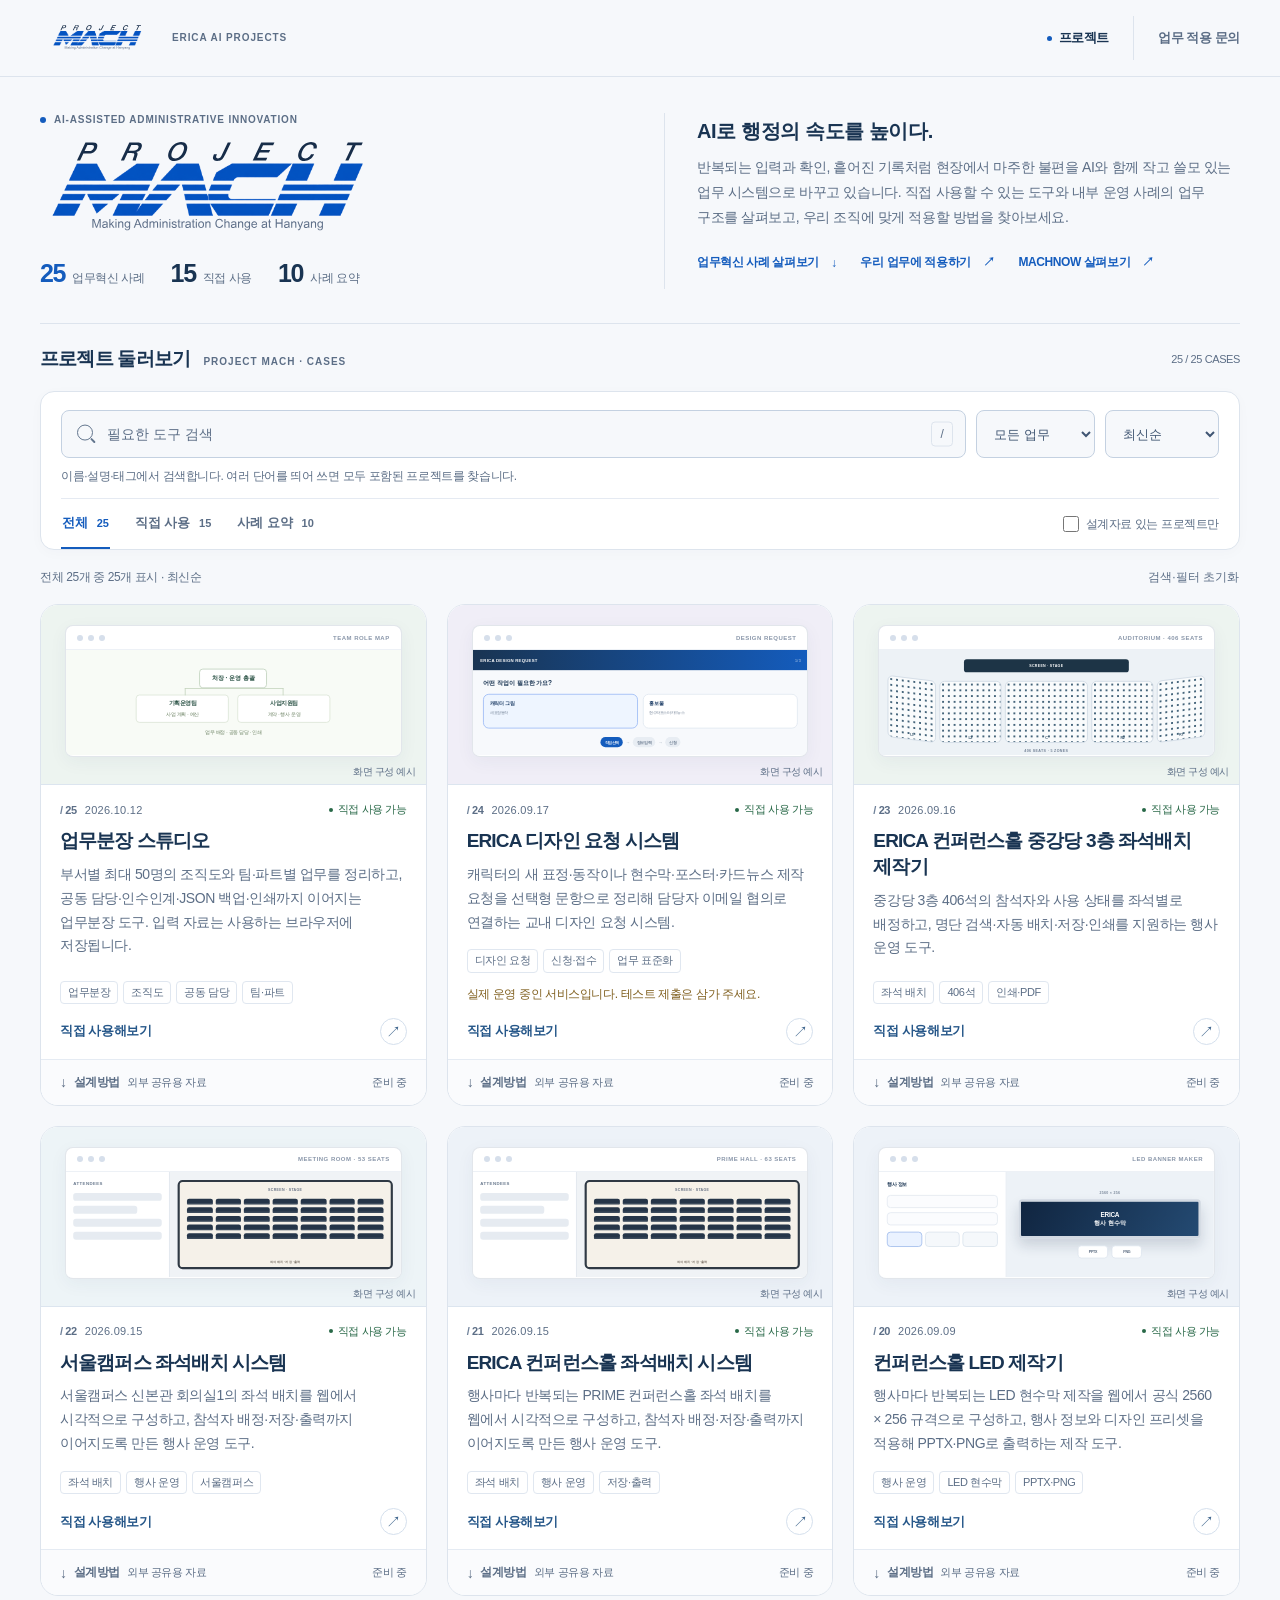
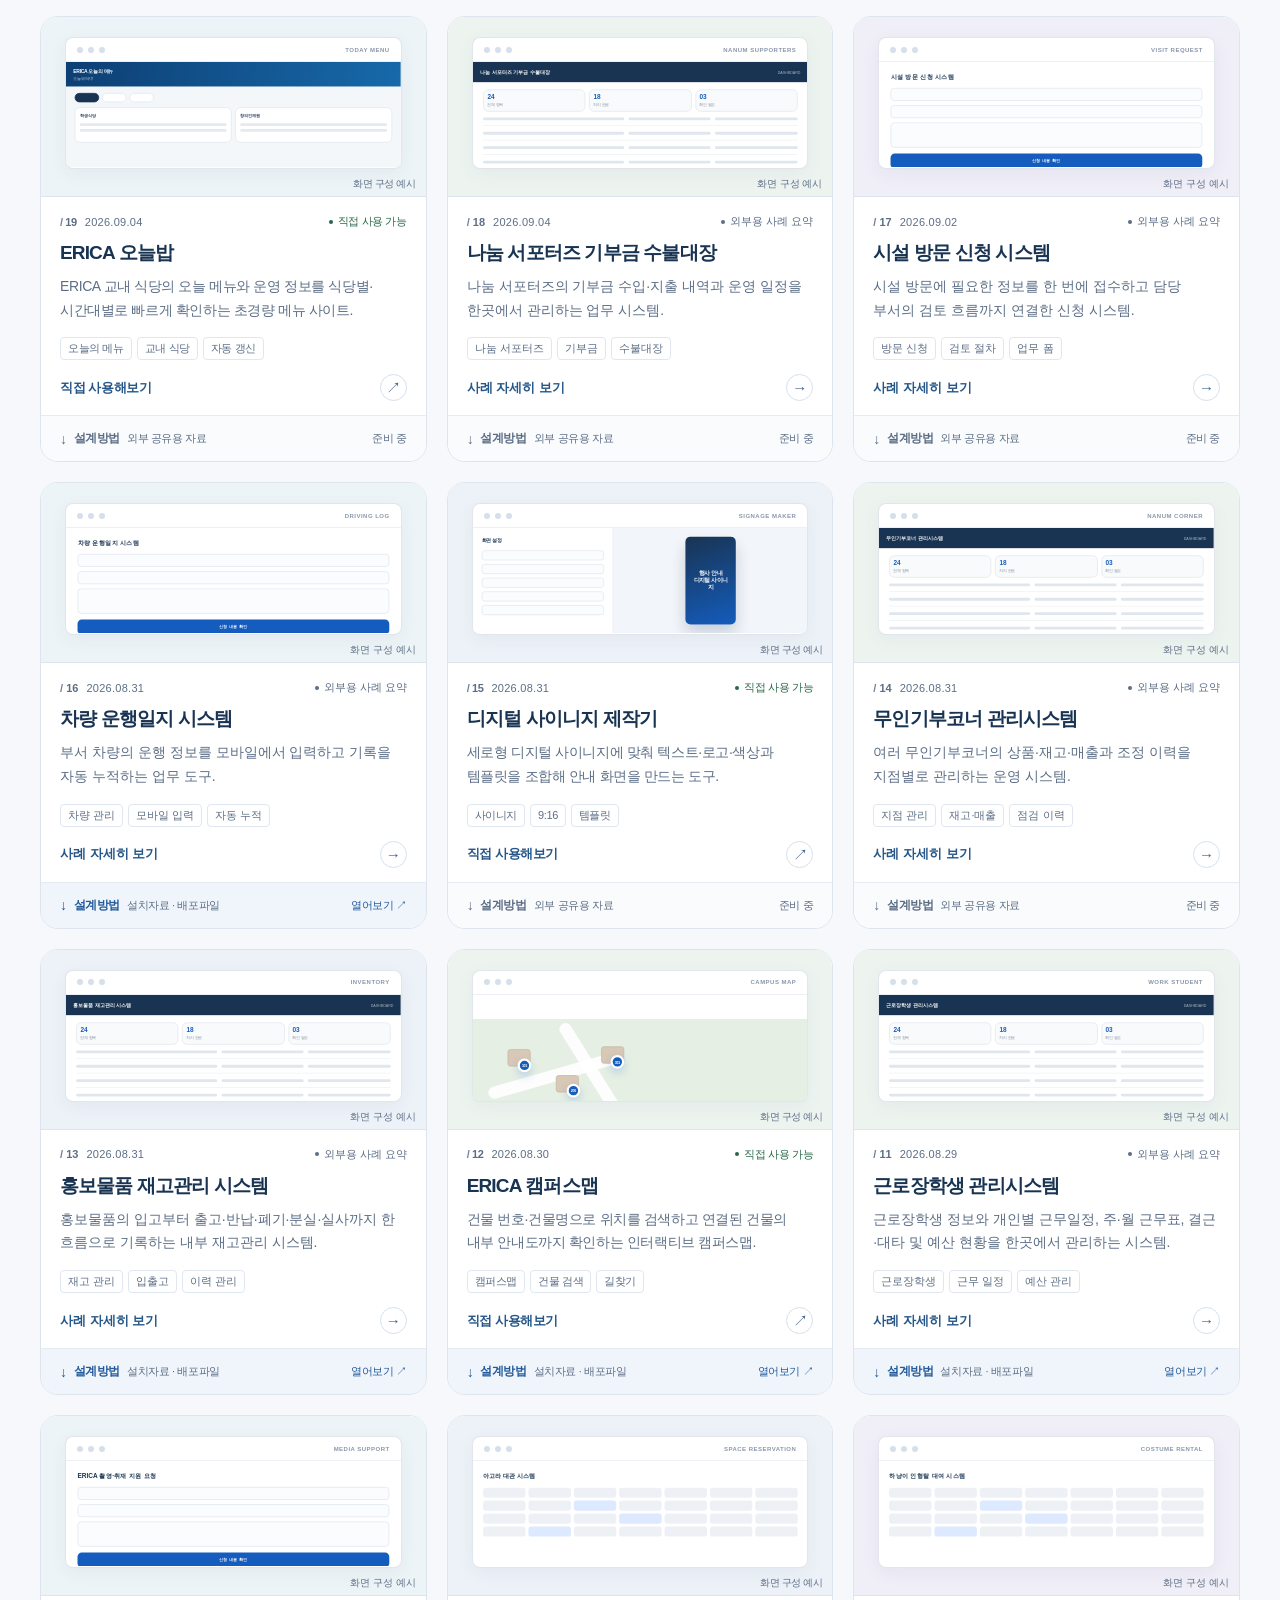
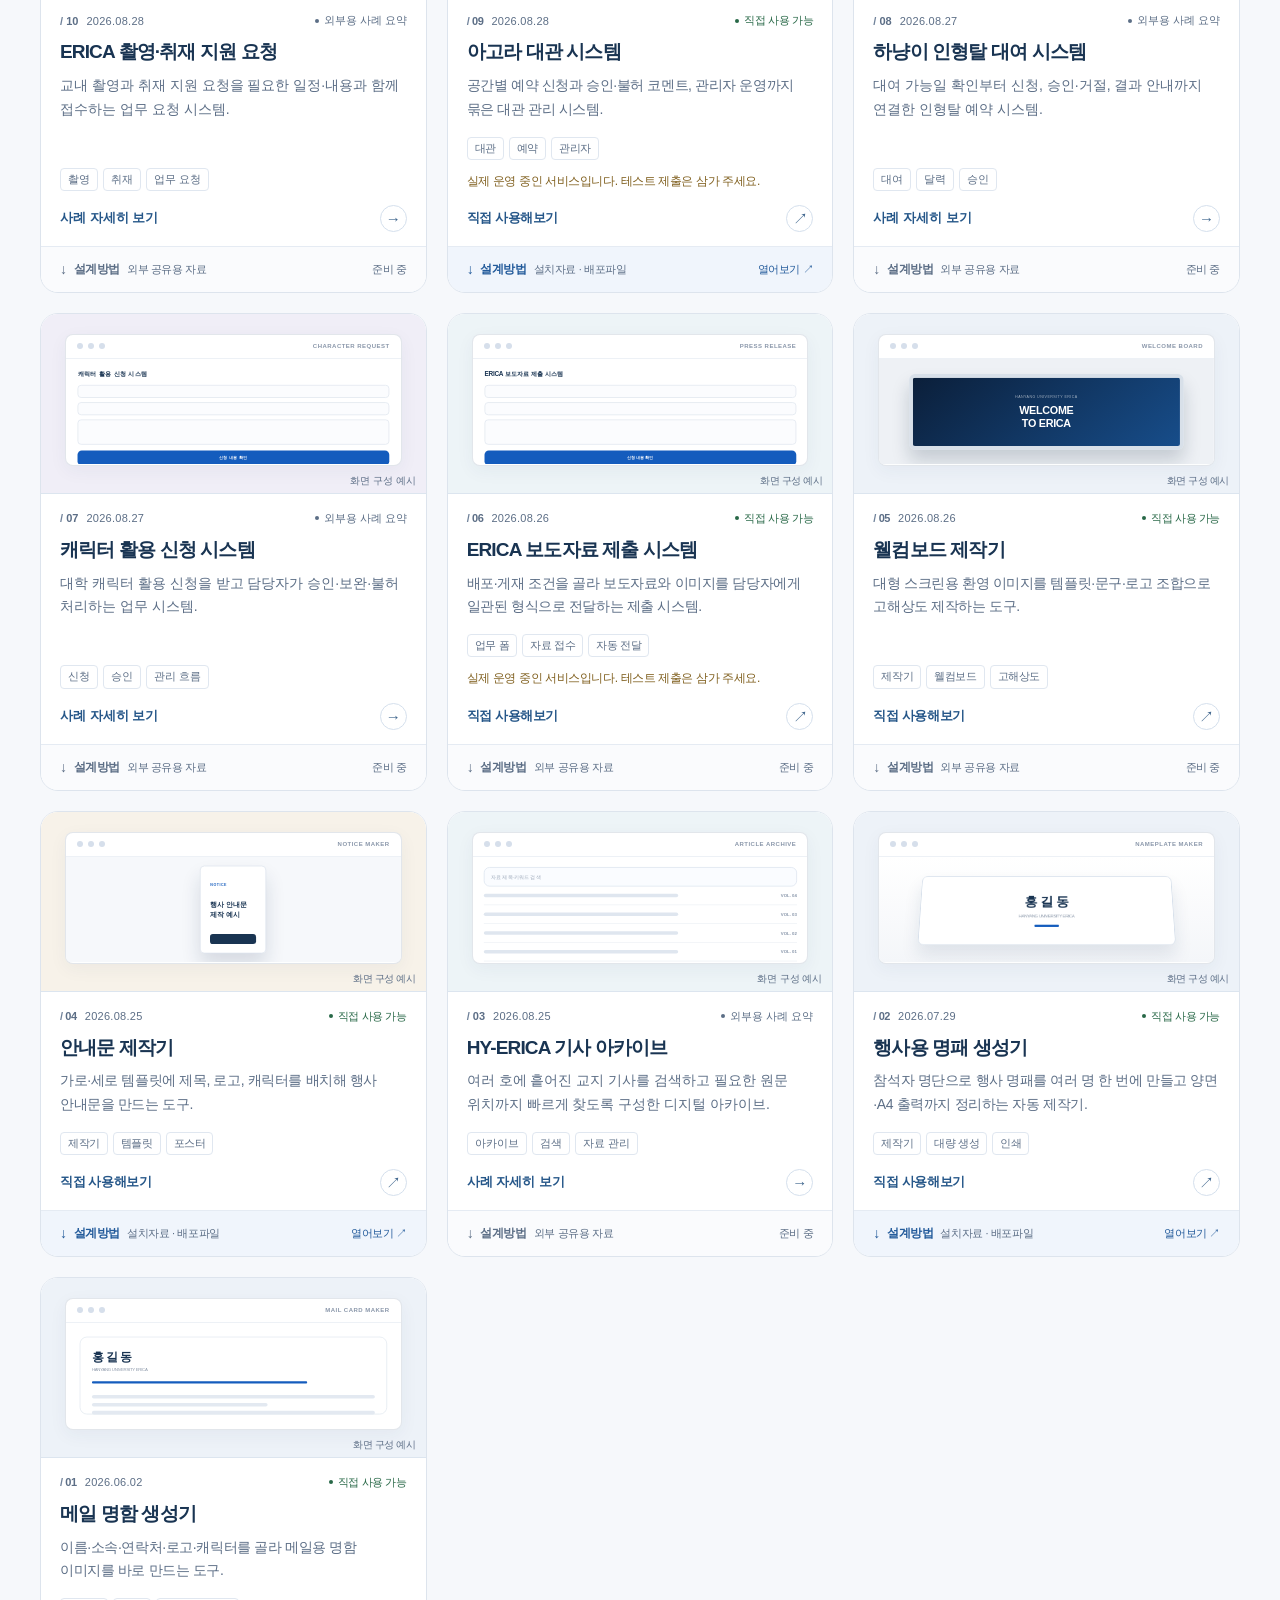
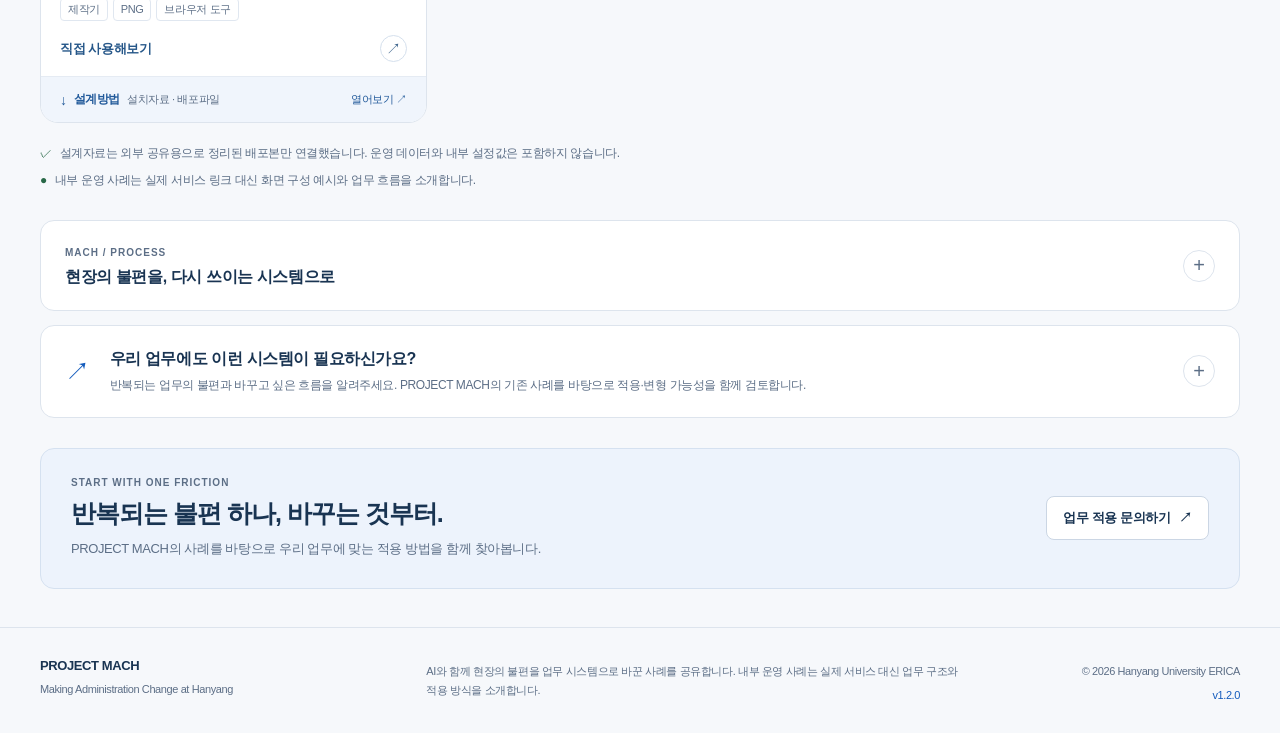
<file: index.html>
<!doctype html>
<html lang="ko">
<head>
    <!-- Google tag (gtag.js) -->
  <script async src="https://www.googletagmanager.com/gtag/js?id=G-REQY4913H3"></script>
  <script>
    window.dataLayer = window.dataLayer || [];
    function gtag(){dataLayer.push(arguments);}
    gtag('js', new Date());
    gtag('config', 'G-REQY4913H3');
  </script>

  <meta charset="utf-8">
  <meta name="viewport" content="width=device-width, initial-scale=1">
  <meta name="theme-color" content="#f6f8fb">
  <meta name="referrer" content="no-referrer">
  <meta name="description" content="AI와 함께 만든 업무혁신 사례를 소개합니다. 직접 사용할 수 있는 도구와 외부 공유용 설계자료를 살펴보고 업무 적용을 문의하세요.">
  <title>PROJECT MACH | 한양대학교 ERICA 업무혁신 사례</title>
  <link rel="icon" href="assets/mach-symbol.svg" type="image/svg+xml">
  <link rel="stylesheet" href="styles.css">
</head>
<body>
  <a class="skip-link" href="#projects">프로젝트로 바로가기</a>

  <header class="site-header">
    <div class="shell nav-wrap">
      <a class="brand" href="#top" aria-label="PROJECT MACH 홈">
        <img class="brand-logo" src="assets/mach-selected-A.svg" width="340" height="94" alt="PROJECT MACH — Making Administration Change at Hanyang">
        <span class="brand-context">ERICA AI PROJECTS</span>
      </a>
      <nav class="nav-links" aria-label="주요 메뉴">
        <a href="#projects">프로젝트</a>
        <a class="nav-cta" href="#inquiry">업무 적용 문의</a>
      </nav>
    </div>
  </header>

  <main id="top">
    <section class="hero shell" aria-labelledby="hero-title">
      <div class="hero-identity">
        <p class="eyebrow"><span aria-hidden="true"></span>AI-ASSISTED ADMINISTRATIVE INNOVATION</p>
        <h1 id="hero-title"><img class="hero-wordmark" src="assets/mach-selected-A.svg" width="340" height="94" alt="PROJECT MACH — Making Administration Change at Hanyang"></h1>
        <div class="portfolio-summary" aria-label="프로젝트 현황">
          <span><strong id="totalCount">25</strong> 업무혁신 사례</span>
          <span><strong id="publicCount">15</strong> 직접 사용</span>
          <span><strong id="caseCount">10</strong> 사례 요약</span>
        </div>
      </div>
      <div class="hero-context">
        <p class="hero-tagline">AI로 행정의 속도를 높이다.</p>
        <p class="hero-lead">반복되는 입력과 확인, 흩어진 기록처럼 현장에서 마주한 불편을 AI와 함께 작고 쓸모 있는 업무 시스템으로 바꾸고 있습니다. 직접 사용할 수 있는 도구와 내부 운영 사례의 업무 구조를 살펴보고, 우리 조직에 맞게 적용할 방법을 찾아보세요.</p>
        <div class="hero-actions">
          <a class="hero-link" href="#projects">업무혁신 사례 살펴보기 <span aria-hidden="true">↓</span></a>
          <a class="hero-link" href="#inquiry">우리 업무에 적용하기 <span aria-hidden="true">↗</span></a>
          <a class="hero-link" href="https://erakeun.github.io/ERICAAI/now/" target="_blank" rel="noopener">MACHNOW 살펴보기 <span aria-hidden="true">↗</span><span class="sr-only"> (새 탭)</span></a>
        </div>
      </div>
    </section>

    <section class="projects-section shell" id="projects" aria-labelledby="projects-title">
      <div class="section-head">
        <div>
          <p class="section-kicker">PROJECT MACH · CASES</p>
          <h2 id="projects-title">프로젝트 둘러보기</h2>
        </div>
        <p><span id="visibleCount">25</span> / <span id="collectionCount">25</span> CASES</p>
      </div>

      <div class="discovery-panel">
        <div class="project-search" role="search" aria-label="프로젝트 찾기">
          <div class="search-field">
            <label class="sr-only" for="projectSearch">프로젝트명·기능 검색</label>
            <span class="search-icon" aria-hidden="true"></span>
            <input id="projectSearch" type="search" placeholder="필요한 도구 검색" aria-controls="projectGrid" aria-describedby="searchHelp" autocomplete="off" aria-keyshortcuts="/ Escape">
            <kbd class="search-shortcut" aria-hidden="true">/</kbd>
            <button id="clearSearch" class="search-clear" type="button" aria-label="검색어만 지우기" title="검색어만 지우기 (Esc)" hidden>×</button>
          </div>
          <div class="select-field">
            <label class="sr-only" for="projectCategory">업무 분류</label>
            <select id="projectCategory" aria-controls="projectGrid">
              <option value="all">모든 업무</option><option value="maker">제작·행사</option><option value="request">신청·예약</option><option value="manage">관리·기록</option><option value="info">정보·검색</option>
            </select>
          </div>
          <div class="select-field sort-field">
            <label class="sr-only" for="projectSort">정렬</label>
            <select id="projectSort" aria-controls="projectGrid"><option value="newest">최신순</option><option value="oldest">예전순</option></select>
          </div>
        </div>
        <p id="searchHelp" class="project-help">이름·설명·태그에서 검색합니다. 여러 단어를 띄어 쓰면 모두 포함된 프로젝트를 찾습니다.</p>
        <div class="filter-tools">
          <div class="filter-row" role="group" aria-label="프로젝트 공개 범위 필터">
            <button class="filter active" type="button" data-filter="all" aria-pressed="true">전체 <span>25</span></button>
            <button class="filter" type="button" data-filter="public" aria-pressed="false">직접 사용 <span>15</span></button>
            <button class="filter" type="button" data-filter="case" aria-pressed="false">사례 요약 <span>10</span></button>
          </div>
          <label class="guide-only"><input id="guideOnly" type="checkbox" aria-controls="projectGrid">설계자료 있는 프로젝트만</label>
        </div>
      </div>
      <div class="results-row">
        <p id="projectResults" role="status" aria-live="polite" aria-atomic="true"></p>
        <button id="resetDiscovery" type="button">검색·필터 초기화</button>
      </div>
      <div id="emptyResults" class="empty-results" hidden>
        <span class="empty-icon" aria-hidden="true">⌕</span>
        <h3>조건에 맞는 프로젝트가 없습니다.</h3>
        <p>검색어를 바꾸거나 필터를 초기화해 전체 목록을 확인하세요.</p>
        <button id="emptyReset" class="button secondary" type="button">전체 프로젝트 보기</button>
      </div>

      <div class="project-grid" id="projectGrid"></div>
      <p class="materials-note"><span aria-hidden="true">✓</span> 설계자료는 외부 공유용으로 정리된 배포본만 연결했습니다. 운영 데이터와 내부 설정값은 포함하지 않습니다.</p>
      <p class="hero-note"><span aria-hidden="true">●</span> 내부 운영 사례는 실제 서비스 링크 대신 화면 구성 예시와 업무 흐름을 소개합니다.</p>
    </section>

    <section class="process-section shell" aria-label="업무혁신 과정">
      <details class="process-details">
        <summary><span><span class="section-kicker">MACH / PROCESS</span><strong>현장의 불편을, 다시 쓰이는 시스템으로</strong></span><span class="summary-toggle" aria-hidden="true">+</span></summary>
        <div class="process-panel"><p class="process-kicker">FROM FRICTION TO FLOW</p><ol class="process-list">
            <li><b>01</b><span><strong>발견</strong><small>반복되는 불편과 누락을 찾습니다.</small></span></li>
            <li><b>02</b><span><strong>설계</strong><small>실제 업무에 맞는 흐름을 정리합니다.</small></span></li>
            <li><b>03</b><span><strong>구현</strong><small>AI와 함께 만들고 동작을 검증합니다.</small></span></li>
            <li><b>04</b><span><strong>운영</strong><small>현장 피드백으로 보완하고 재사용합니다.</small></span></li>
          </ol></div>
      </details>
    </section>

    <section class="inquiry-teaser shell" id="inquiry" aria-labelledby="inquiry-title">
      <details class="inquiry-details">
        <summary>
          <span class="inquiry-icon" aria-hidden="true">↗</span>
          <span class="inquiry-summary-copy">
            <strong id="inquiry-title">우리 업무에도 이런 시스템이 필요하신가요?</strong>
            <small>반복되는 업무의 불편과 바꾸고 싶은 흐름을 알려주세요. PROJECT MACH의 기존 사례를 바탕으로 적용·변형 가능성을 함께 검토합니다.</small>
          </span>
          <span class="summary-toggle" aria-hidden="true">+</span>
        </summary>
        <div class="inquiry-panel">
          <p class="inquiry-intro">현재 어떤 방식으로 업무를 처리하는지, 어디에서 불편이 생기는지, 어떤 흐름으로 바꾸고 싶은지 알려주세요. 기존 시스템에서 가져올 부분과 새로 조정할 부분을 검토하는 데 참고하겠습니다. 문의 접수가 제작이나 일정 확정을 의미하지는 않습니다.</p>
          <form id="inquiryForm" class="inquiry-form">
            <div class="field"><label for="name">이름 <em>*</em></label><input id="name" name="name" autocomplete="name" required></div>
            <div class="field"><label for="organization">소속 기관·부서 <em>*</em></label><input id="organization" name="organization" autocomplete="organization" required></div>
            <div class="field"><label for="email">이메일 <em>*</em></label><input id="email" name="email" type="email" autocomplete="email" required></div>
            <div class="field"><label for="reference">관심 있는 프로젝트</label><select id="reference" name="reference"><option value="상담 후 결정">상담 후 결정</option></select></div>
            <div class="field full"><label for="problem">현재 겪고 있는 불편 <em>*</em></label><textarea id="problem" name="problem" required placeholder="반복 입력, 누락 확인, 승인 전달 등 현재 어려운 점을 적어 주세요."></textarea></div>
            <div class="field full"><label for="workflow">만들고 싶은 업무 흐름 <em>*</em></label><textarea id="workflow" name="workflow" required placeholder="신청 → 검토 → 승인 → 결과 안내처럼 원하는 흐름을 적어 주세요."></textarea></div>
            <div class="field"><label for="currentTool">현재 사용하는 도구</label><input id="currentTool" name="currentTool" placeholder="예: 이메일, Excel, Google Forms"></div>
            <div class="field"><label for="timing">희망 시기</label><input id="timing" name="timing" placeholder="예: 2026년 2학기 전"></div>
            <div class="form-footer">
              <p>입력 내용은 이 페이지에 저장되지 않습니다. 버튼을 누르면 기본 메일 앱의 작성 화면이 열리며, 메일 앱에서 직접 전송해야 합니다.</p>
              <button class="button primary" type="submit">문의 메일 작성하기 <span aria-hidden="true">↗</span></button>
            </div>
          </form>
        </div>
      </details>
    </section>

    <section class="closing shell" aria-labelledby="closing-title">
      <div>
        <p class="section-kicker">START WITH ONE FRICTION</p>
        <h2 id="closing-title">반복되는 불편 하나, <br>바꾸는 것부터.</h2>
        <p class="closing-copy">PROJECT MACH의 사례를 바탕으로 우리 업무에 맞는 적용 방법을 함께 찾아봅니다.</p>
      </div>
      <a class="button light" href="#inquiry" id="closingInquiry">업무 적용 문의하기 <span aria-hidden="true">↗</span></a>
    </section>
  </main>

  <footer class="site-footer">
    <div class="shell footer-grid">
      <div><strong>PROJECT MACH</strong><p>Making Administration Change at Hanyang</p></div>
      <p>AI와 함께 현장의 불편을 업무 시스템으로 바꾼 사례를 공유합니다. 내부 운영 사례는 실제 서비스 대신 업무 구조와 적용 방식을 소개합니다.</p>
      <p class="copyright">© <span id="year"></span> Hanyang University ERICA<br><span id="version">v1.2.0</span></p>
    </div>
  </footer>

  <dialog class="case-dialog" id="caseDialog" aria-labelledby="dialogTitle">
    <button class="dialog-close" type="button" aria-label="사례 설명 닫기">×</button>
    <div class="dialog-preview" id="dialogPreview" aria-hidden="true"></div>
    <div class="dialog-body">
      <div class="dialog-meta"><span id="dialogNumber"></span><span class="status case">CASE STUDY</span></div>
      <h2 id="dialogTitle"></h2>
      <p class="dialog-description" id="dialogDescription"></p>
      <div class="dialog-sections">
        <section><h3>이런 문제에서 시작했습니다</h3><p id="dialogProblem"></p></section>
        <section><h3>업무 흐름</h3><ol class="flow-list" id="dialogFlow"></ol></section>
        <section><h3>핵심 기능</h3><ul class="feature-list" id="dialogFeatures"></ul></section>
        <section><h3>다른 조직에 적용한다면</h3><p id="dialogApply"></p></section>
      </div>
      <p class="privacy-note">화면 구성 예시이며 실제 데이터가 아닙니다. 운영 데이터와 내부 절차 보호를 위해 서비스 링크 대신 구조와 기능만 소개합니다.</p>
      <div class="dialog-actions">
        <button class="button primary" type="button" id="askAboutCase">이 사례를 참고해 문의하기</button>
        <button class="button secondary dialog-close-secondary" type="button">닫기</button>
      </div>
    </div>
  </dialog>

  <script src="app.js"></script>
</body>
</html>
</file>
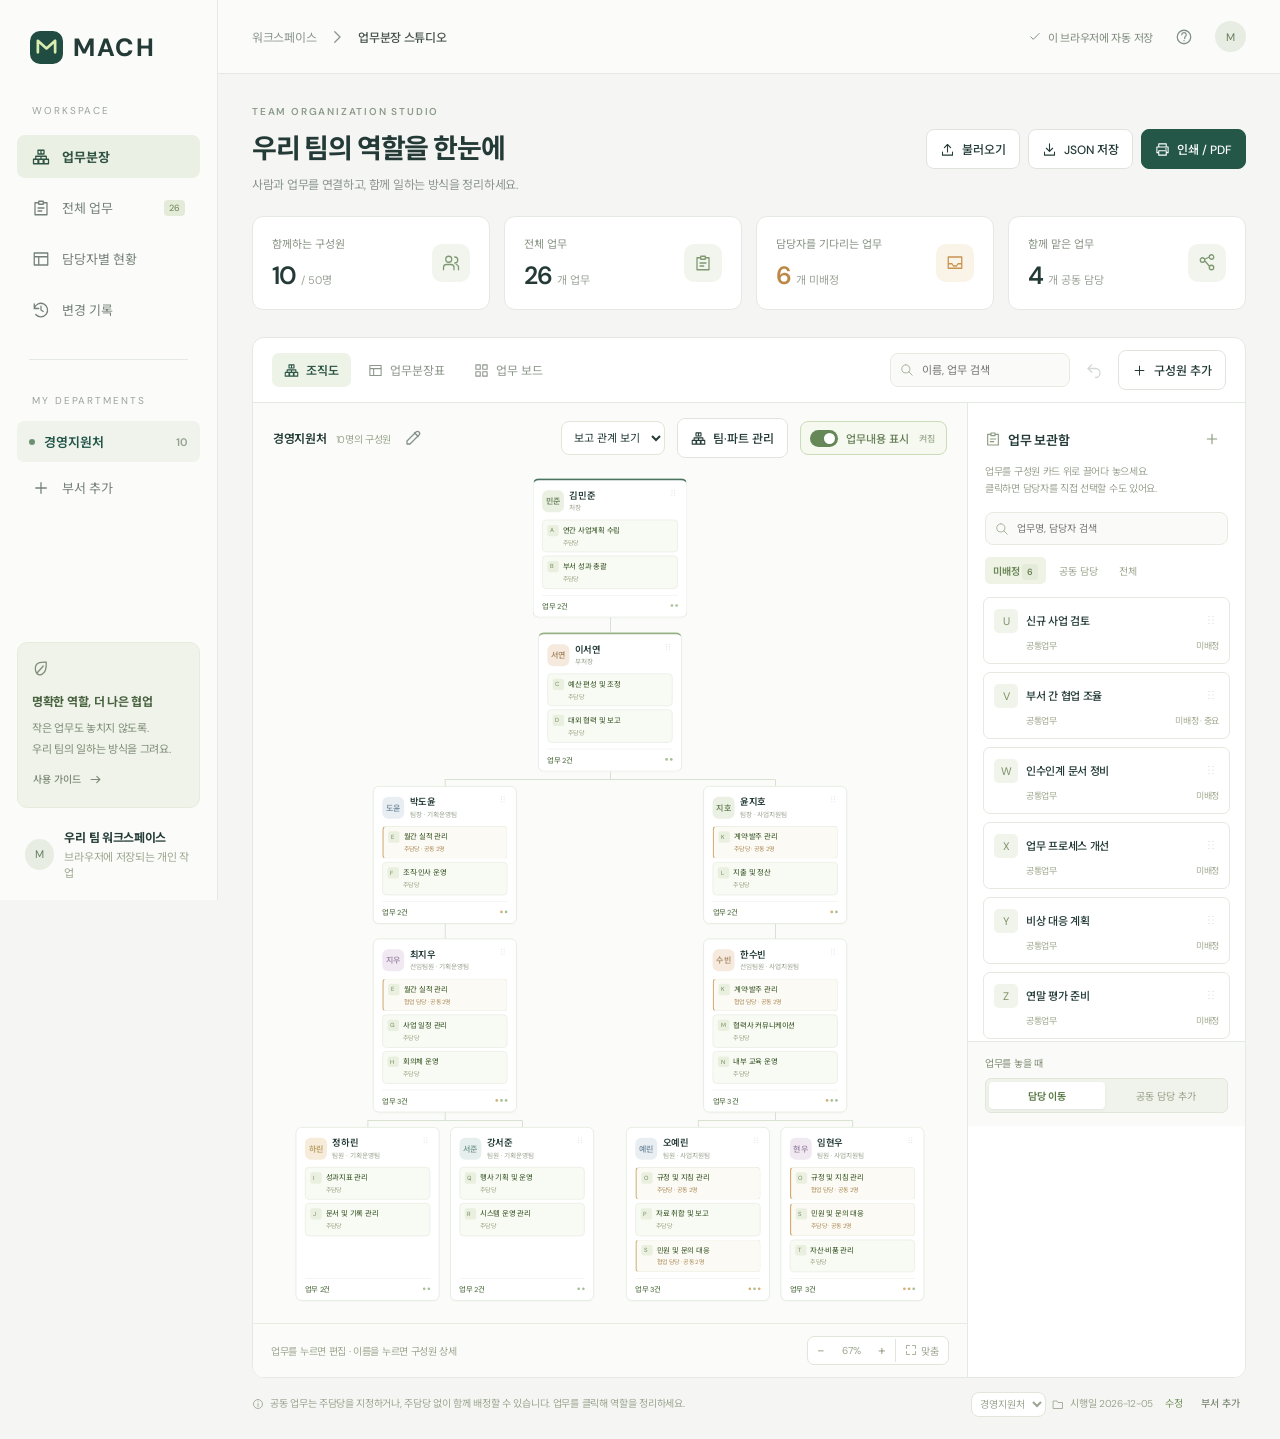
<file: tools/rolemap/index.html>
<!doctype html>
<html lang="ko"><head><meta charset="utf-8"><meta name="viewport" content="width=device-width,initial-scale=1"><meta name="theme-color" content="#153e38"><meta name="description" content="조직도 위에서 사람과 업무를 연결하세요. 공동 담당, 인수인계, JSON 백업과 한 장 인쇄를 지원하는 MACH 업무분장 스튜디오."><title>MACH · 업무분장 스튜디오</title><link rel="stylesheet" href="./style.css"><link rel="icon" href="data:image/svg+xml,%3Csvg xmlns='http://www.w3.org/2000/svg' viewBox='0 0 64 64'%3E%3Crect width='64' height='64' rx='18' fill='%23153e38'/%3E%3Cpath d='M14 44V20l18 15 18-15v24' fill='none' stroke='%23d8eea4' stroke-width='7'/%3E%3C/svg%3E"></head><body><div id="app"></div><div id="modal-root"></div><div id="toasts" role="status" aria-live="polite"></div><div id="print-root"></div><input id="import-file" type="file" accept=".json,application/json" hidden><script type="module" src="./app.js"></script></body></html>
</file>
<file: styles.css>
:root{color-scheme:light;--navy:#193452;--blue:#145cbd;--ink:#18263b;--muted:#5c6e86;--line:#dde4ed;--paper:#f6f8fb;--white:#fff;--green:#286847;--green-soft:#eaf4ee;--radius:18px}
*{box-sizing:border-box}
html{scroll-behavior:smooth;scroll-padding-top:24px}
body{margin:0;color:var(--ink);background:var(--paper);font-family:-apple-system,BlinkMacSystemFont,"Segoe UI","Pretendard","Apple SD Gothic Neo","Noto Sans KR",sans-serif;letter-spacing:-.025em;-webkit-font-smoothing:antialiased}
body.dialog-open{overflow:hidden}
a{color:inherit;text-decoration:none}
button,input,select,textarea{font:inherit}
button,summary{-webkit-tap-highlight-color:transparent;touch-action:manipulation}
button,a,input,select,textarea,summary{outline-offset:4px}
:focus-visible{outline:2px solid var(--blue)}
::selection{color:#fff;background:var(--blue)}
[hidden]{display:none!important}
.shell{width:min(1280px,calc(100% - 80px));margin-inline:auto}
.sr-only{position:absolute;width:1px;height:1px;padding:0;margin:-1px;overflow:hidden;clip:rect(0,0,0,0);white-space:nowrap;border:0}
.skip-link{position:fixed;z-index:100;left:18px;top:12px;padding:12px 18px;border-radius:8px;background:var(--blue);color:white;transform:translateY(-160%)}
.skip-link:focus{transform:none}
.site-header{border-bottom:1px solid var(--line)}
.nav-wrap{min-height:76px;display:flex;align-items:center;justify-content:space-between;gap:24px}
.brand{display:inline-flex;align-items:center;gap:16px;min-width:0}
.brand-logo{display:block;width:116px;height:auto;aspect-ratio:254/58;object-fit:contain}
.brand-context{font-size:10px;letter-spacing:.09em;color:var(--muted);font-weight:650;white-space:nowrap}
.nav-links{display:flex;align-items:center;gap:24px}
.nav-links a{min-height:44px;display:flex;align-items:center;color:var(--muted);font-size:13px;font-weight:650}
.nav-links a:hover{color:var(--blue)}
.nav-links a:first-child{color:var(--navy)}
.nav-links a:first-child:before{content:"";width:5px;height:5px;margin-right:7px;border-radius:50%;background:var(--blue)}
.nav-cta{padding-left:24px;border-left:1px solid var(--line)}
.hero{display:grid;grid-template-columns:1fr 1fr;align-items:center;gap:48px;padding-top:36px;padding-bottom:34px}
.hero-identity,.hero-context{min-width:0}
.eyebrow{display:flex;align-items:center;gap:8px;color:var(--muted);font-size:10px;font-weight:700;letter-spacing:.08em;margin:0}
.eyebrow span{width:6px;height:6px;border-radius:50%;background:var(--blue);flex-shrink:0}
.hero h1{display:flex;align-items:center;gap:14px;margin:17px 0 12px;font-size:56px;line-height:1}
.hero-project{font-size:11px;font-weight:650;letter-spacing:.08em;writing-mode:vertical-rl;transform:rotate(180deg);line-height:1}
.hero-wordmark{display:block;width:min(340px,calc(100% - 28px));height:auto}
.hero-subtitle{margin:0;color:var(--muted);font-size:13px;line-height:1.5;letter-spacing:.015em}
.hero-affiliation{margin:5px 0 0;color:var(--muted);font-size:12px;line-height:1.5}
.portfolio-summary{display:flex;flex-wrap:wrap;gap:12px 26px;margin-top:25px;color:var(--muted);font-size:12px}
.portfolio-summary>span{display:flex;align-items:baseline;gap:7px;white-space:nowrap}
.portfolio-summary strong{color:var(--navy);font-size:25px;font-weight:750;line-height:1;letter-spacing:-.055em;font-variant-numeric:tabular-nums}
.portfolio-summary>span:first-child strong{color:var(--blue)}
.hero-context{padding:4px 0 4px 32px;border-left:1px solid var(--line)}
.hero-tagline{margin:0 0 10px;color:var(--navy);font-size:20px;font-weight:750;line-height:1.4}
.hero-lead{max-width:590px;margin:0;color:var(--muted);font-size:14px;line-height:1.8;word-break:keep-all;overflow-wrap:break-word}
.hero-actions{display:flex;flex-wrap:wrap;gap:8px 24px;margin-top:10px}
.hero-link{display:inline-flex;align-items:center;gap:12px;min-height:44px;font-size:12px;font-weight:650;color:var(--blue)}
.hero-link:hover{text-decoration:underline;text-underline-offset:4px}
.projects-section{padding-bottom:30px;scroll-margin-top:24px}
.section-head{display:flex;justify-content:space-between;align-items:center;gap:20px;padding-top:23px;margin-bottom:20px;border-top:1px solid var(--line)}
.section-head>div{display:flex;align-items:baseline;flex-wrap:wrap;gap:8px 13px}
.section-kicker{margin:0;color:var(--muted);font-size:10px;font-weight:700;letter-spacing:.10em}
.section-head h2{order:-1;margin:0;color:var(--navy);font-size:19px;font-weight:750;line-height:1.3;letter-spacing:-.04em}
.section-head>p{margin:0;color:var(--muted);font-size:11px;white-space:nowrap;font-variant-numeric:tabular-nums}
.discovery-panel{padding:18px 20px 0;border:1px solid var(--line);border-radius:14px;background:#fff;box-shadow:0 3px 14px #1d3d6006}
.project-search{display:flex;align-items:center;gap:10px}
.search-field{position:relative;flex:1;min-width:0}
.search-icon{position:absolute;left:16px;top:50%;width:16px;height:16px;border:1.8px solid #63768e;border-radius:50%;transform:translateY(-59%);pointer-events:none}
.search-icon:after{content:"";position:absolute;width:6px;height:1.8px;right:-4px;bottom:-2px;background:#63768e;transform:rotate(45deg);border-radius:2px}
.search-field input{appearance:none;width:100%;height:48px;border:1px solid #c4d1e1;border-radius:8px;padding:0 48px 0 45px;background:#f6f8fb;color:var(--navy);font-size:14px}
.search-field input::-webkit-search-cancel-button{-webkit-appearance:none}
input::placeholder,textarea::placeholder{color:var(--muted);opacity:1}
.search-field input:focus-visible{outline:0;border-color:var(--blue);box-shadow:0 0 0 3px #145cbd20}
.search-shortcut{position:absolute;top:50%;right:13px;transform:translateY(-50%);min-width:22px;line-height:23px;border:1px solid var(--line);border-radius:4px;text-align:center;color:var(--muted);font-size:12px;pointer-events:none;font-family:inherit}
.search-field:focus-within .search-shortcut,.search-field input:not(:placeholder-shown)+.search-shortcut{display:none}
.search-clear{position:absolute;right:3px;top:2px;width:44px;height:44px;border:0;border-radius:6px;background:transparent;color:var(--muted);font-size:23px;cursor:pointer}
.search-clear:hover{background:#e6eef9;color:var(--blue)}
.search-clear:focus-visible{outline-offset:-3px}
.select-field select{height:48px;min-width:114px;padding:0 28px 0 13px;border:1px solid #c4d1e1;border-radius:8px;background:#f6f8fb;color:#405673;font-size:13px;cursor:pointer}
.project-help{margin:9px 0 0;color:var(--muted);font-size:12px;line-height:1.6}
.filter-tools{display:flex;justify-content:space-between;align-items:center;gap:18px;margin-top:12px;border-top:1px solid #e5eaf2}
.filter-row{display:flex;gap:24px;min-width:0;overflow-x:auto;scrollbar-width:thin}
.filter{position:relative;flex:0 0 auto;min-height:50px;padding:0 1px;border:0;border-bottom:2px solid transparent;background:transparent;color:var(--muted);font-size:13px;font-weight:650;cursor:pointer;white-space:nowrap}
.filter span{margin-left:5px;font-size:11px;font-weight:550;font-variant-numeric:tabular-nums}
.filter:hover,.filter[aria-pressed="true"]{color:var(--blue)}
.filter[aria-pressed="true"]{border-bottom-color:var(--blue)}
.filter:focus-visible{outline-offset:-3px}
.guide-only{display:flex;align-items:center;gap:7px;min-height:44px;color:var(--muted);font-size:12px;cursor:pointer;white-space:nowrap}
.guide-only input{width:16px;height:16px;margin:0;accent-color:var(--blue)}
.results-row{display:flex;justify-content:space-between;align-items:center;gap:16px;min-height:54px}
.results-row p{margin:0;min-width:0;padding:10px 0;color:var(--muted);font-size:12px;line-height:1.7;overflow-wrap:anywhere}
#resetDiscovery{flex-shrink:0;min-height:44px;padding:0 1px;border:0;background:transparent;color:var(--muted);font-size:12px;cursor:pointer}
#resetDiscovery:hover{color:var(--blue)}
.empty-results{padding:32px 20px;border:1px dashed #bdcddd;border-radius:14px;background:#fff;text-align:center;color:var(--muted)}
.empty-icon{display:block;font-size:32px;color:var(--blue)}
.empty-results h3{color:var(--navy);font-size:17px;margin:6px 0}
.empty-results p{font-size:14px;line-height:1.7;margin:8px 0 18px}
.project-grid{display:grid;grid-template-columns:repeat(3,minmax(0,1fr));gap:20px}
.project-item{position:relative;min-width:0;display:flex;flex-direction:column;border:1px solid var(--line);border-radius:var(--radius);background:#fff;transition:border-color .18s,box-shadow .18s}
.project-item:has(.project-card:hover),.project-item:focus-within{border-color:#8baedb;box-shadow:0 8px 25px #1f3d6312}
.project-card{width:100%;min-width:0;display:flex;flex:1;flex-direction:column;overflow:hidden;padding:0;border:0;border-radius:17px 17px 0 0;color:inherit;background:#fff;text-align:left;cursor:pointer}
.project-card:focus-visible,.guide-bar:focus-visible{outline-offset:-3px}
.preview{position:relative;width:100%;height:180px;overflow:hidden;padding:20px 24px 27px;border-bottom:1px solid #dce5ef;background:#edf2f8}
.preview.tone-green{background:#edf4f0}.preview.tone-violet{background:#f0eef7}.preview.tone-warm{background:#f7f2e9}.preview.tone-sky{background:#edf4f7}
.preview-label{position:absolute;right:10px;bottom:5px;color:#5c6e86;font-size:10px;font-weight:500;line-height:1.4}
.preview-window{height:100%!important;transform:none!important;border-radius:8px!important;box-shadow:0 5px 18px #1f3d630d!important}
.project-body{display:flex;flex:1;flex-direction:column;padding:17px 19px 14px}
.card-meta{display:flex;align-items:center;flex-wrap:wrap;gap:8px;margin-bottom:11px;font-size:11px}
.number{color:var(--muted);font-weight:650;font-variant-numeric:tabular-nums}.number:before{content:"/ ";color:#70829a}
.card-date{color:var(--muted);font-size:11px;font-weight:450;letter-spacing:.025em;font-variant-numeric:tabular-nums}
.status{display:inline-flex;align-items:center;gap:5px;margin-left:auto;color:#286847;font-size:11px;font-weight:550}
.status:before{content:"";width:4px;height:4px;border-radius:50%;background:currentColor}
.status.case{color:#5c6e86}
.project-body h3{margin:0 0 9px;color:var(--navy);font-size:19px;line-height:1.35;letter-spacing:-.045em;font-weight:750;word-break:keep-all;overflow-wrap:break-word}
.description{margin:0 0 15px;color:var(--muted);font-size:14px;line-height:1.7;word-break:keep-all;overflow-wrap:break-word}
.tags{display:flex;gap:5px;flex-wrap:wrap;margin-top:auto}
.tag{padding:4px 7px;border:1px solid #e0e7f0;border-radius:4px;color:#5c6e86;background:#fff;font-size:11px;font-weight:500;line-height:1.2}
.live-note{margin:12px 0 0;color:#80601f;font-size:12px;line-height:1.6}
.card-action{display:flex;align-items:center;justify-content:space-between;gap:8px;margin-top:14px;color:#265789;font-size:13px;font-weight:650}
.action-arrow{width:27px;height:27px;display:grid;place-items:center;border:1px solid #d5e0ed;border-radius:50%;color:#42688f;font-size:15px;font-weight:450;line-height:1;transition:background .15s,color .15s,transform .15s}
.project-card:hover .action-arrow{color:#fff;background:var(--blue);border-color:var(--blue);transform:translate(1px,-1px)}
.guide-bar{display:flex;align-items:center;justify-content:space-between;gap:7px;min-height:46px;padding:9px 19px;border-top:1px solid #e5ebf3;border-radius:0 0 17px 17px;background:#f0f5fc;color:#235b9b;font-size:12px}
.guide-bar:hover{background:#e8f1fd}.guide-bar.unavailable{background:#fafbfd;color:var(--muted)}
.guide-icon{font-size:14px;line-height:1}.guide-copy{display:flex;flex:1;align-items:baseline;gap:7px}.guide-copy strong{font-size:12px;font-weight:650}.guide-copy small{font-size:11px;color:var(--muted)}.guide-action{font-size:11px;white-space:nowrap}
.materials-note,.hero-note{margin:20px 0 0;color:var(--muted);font-size:12px;line-height:1.7;word-break:keep-all;overflow-wrap:break-word}
.materials-note span,.hero-note span{color:var(--green);margin-right:5px}.hero-note{margin-top:6px}
.process-section{padding-bottom:14px}
.process-details,.inquiry-details{overflow:hidden;border:1px solid var(--line);border-radius:14px;background:#fff}
.process-details summary,.inquiry-details summary{list-style:none;display:flex;justify-content:space-between;align-items:center;gap:20px;padding:21px 24px;cursor:pointer}
summary::-webkit-details-marker{display:none}summary:focus-visible{outline-offset:-3px}
.process-details summary strong{display:block;margin-top:5px;color:var(--navy);font-size:16px;line-height:1.5}
.summary-toggle{width:32px;height:32px;display:grid;place-items:center;flex-shrink:0;border:1px solid var(--line);border-radius:50%;color:var(--muted);font-size:20px;transition:transform .2s}
details[open] .summary-toggle{transform:rotate(45deg)}
.process-panel{padding:20px 24px 24px;border-top:1px solid var(--line)}
.process-kicker{margin:0 0 16px;color:var(--muted);font-size:10px;letter-spacing:.12em}
.process-list{list-style:none;display:grid;grid-template-columns:repeat(4,minmax(0,1fr));gap:24px;margin:0;padding:0}
.process-list li{display:flex;gap:12px}.process-list b{color:var(--blue);font-size:11px}.process-list strong{display:block;font-size:14px}.process-list small{display:block;color:var(--muted);font-size:12px;line-height:1.6;margin-top:6px}
.inquiry-teaser{padding-bottom:30px;scroll-margin-top:24px}
.inquiry-icon{color:var(--blue);font-size:25px}.inquiry-summary-copy{flex:1;min-width:0}.inquiry-summary-copy strong{display:block;color:var(--navy);font-size:16px;line-height:1.5}.inquiry-summary-copy small{display:block;margin-top:4px;color:var(--muted);font-size:12px;line-height:1.7}
.inquiry-panel{padding:24px;border-top:1px solid var(--line)}
.inquiry-intro{margin:0 0 22px;color:var(--muted);font-size:14px;line-height:1.75}
.inquiry-form{display:grid;grid-template-columns:repeat(2,minmax(0,1fr));gap:16px}.field{display:flex;flex-direction:column;gap:7px}.field.full{grid-column:1/-1}
.field label{color:var(--navy);font-size:14px;font-weight:650}.field label em{color:var(--blue);font-style:normal}
.field input,.field select,.field textarea{width:100%;min-height:46px;border:1px solid #c4d1e1;border-radius:8px;padding:12px 13px;color:var(--ink);background:#fbfcfe;font-size:16px}.field textarea{min-height:104px;resize:vertical;line-height:1.6}
.form-footer{grid-column:1/-1;display:flex;justify-content:space-between;align-items:center;gap:20px;flex-wrap:wrap;margin-top:5px;padding-top:20px;border-top:1px solid var(--line)}.form-footer p{max-width:610px;margin:0;color:var(--muted);font-size:12px;line-height:1.7}
.button{min-height:44px;display:inline-flex;align-items:center;justify-content:center;gap:9px;padding:11px 16px;border:1px solid transparent;border-radius:8px;cursor:pointer;font-size:13px;font-weight:650;transition:background .15s}
.button.primary{color:#fff;background:var(--blue)}.button.primary:hover{background:#104e9f}.button.secondary,.button.light{color:var(--navy);background:#fff;border-color:#cbd6e4}.button.secondary:hover,.button.light:hover{background:#edf4fc}
.closing{display:flex;justify-content:space-between;align-items:center;gap:30px;margin-bottom:38px;padding:28px 30px;border:1px solid #d5e1f0;border-radius:14px;background:#edf3fc}.closing h2{margin:9px 0;color:var(--navy);font-size:25px;line-height:1.3;letter-spacing:-.04em}.closing h2 br{display:none}.closing-copy{margin:0;color:var(--muted);font-size:13px;line-height:1.7}.closing .button{flex-shrink:0}
.site-footer{padding:28px 0;border-top:1px solid var(--line)}.footer-grid{display:grid;grid-template-columns:1fr 1.5fr .7fr;gap:30px}.footer-grid strong{font-size:13px;color:var(--navy)}.footer-grid p{margin:6px 0 0;color:var(--muted);font-size:11px;line-height:1.7}.copyright{text-align:right}#version{display:inline-block;margin-top:5px;color:var(--blue)}
.case-dialog{width:min(820px,calc(100% - 28px));max-height:calc(100dvh - 32px);overflow:auto;padding:0;border:1px solid var(--line);border-radius:18px;color:var(--ink);background:#fff;box-shadow:0 24px 70px #10233a33}.case-dialog::backdrop{background:#10233a80;backdrop-filter:blur(4px)}
.dialog-close{position:absolute;z-index:2;right:12px;top:12px;width:44px;height:44px;border:1px solid #cbd6e4;border-radius:50%;background:#fff;color:var(--navy);cursor:pointer;font-size:24px}
.dialog-preview{height:230px;padding:24px 100px;background:#edf2f8}.dialog-preview .preview-window{max-width:500px;margin:auto}.dialog-body{padding:26px 30px 30px}.dialog-meta{display:flex;align-items:center;gap:14px;color:var(--blue);font-size:11px}.dialog-meta .status{margin-left:0}.dialog-body h2{margin:13px 0 0;color:var(--navy);font-size:27px;line-height:1.4;letter-spacing:-.045em;word-break:keep-all;overflow-wrap:break-word}.dialog-description{margin:12px 0 24px;color:var(--muted);font-size:14px;line-height:1.8}
.dialog-sections{display:grid;grid-template-columns:1fr 1fr;gap:12px}.dialog-sections section{padding:18px;border:1px solid var(--line);border-radius:12px;background:#f9fbfd}.dialog-sections h3{margin:0 0 9px;color:var(--navy);font-size:14px}.dialog-sections p,.dialog-sections li{color:var(--muted);font-size:14px;line-height:1.7}.dialog-sections p{margin:0}.flow-list,.feature-list{margin:0;padding-left:19px}.dialog-sections li+li{margin-top:4px}.privacy-note{margin:16px 0 0;padding:13px 15px;border-radius:8px;color:var(--muted);background:#eff4fa;font-size:12px;line-height:1.7}.dialog-actions{display:flex;flex-wrap:wrap;gap:9px;margin-top:20px}
@media(max-width:1000px){.brand-context{display:none}.hero{gap:24px}.hero-context{padding-left:24px}.portfolio-summary{gap:12px 16px}.guide-copy small{display:none}}
@media(max-width:900px){.shell{width:calc(100% - 48px)}.project-grid{grid-template-columns:repeat(2,minmax(0,1fr))}.hero{grid-template-columns:1fr 1fr}.hero-wordmark{width:min(290px,calc(100% - 28px))}.hero-lead{font-size:13px}.hero-tagline{font-size:18px}.portfolio-summary{gap:12px 16px;font-size:11px}.portfolio-summary strong{font-size:23px}.process-list{grid-template-columns:repeat(2,minmax(0,1fr))}}
@media(max-width:640px){.shell{width:calc(100% - 36px)}.nav-wrap{min-height:64px;gap:16px}.brand-logo{width:99px}.nav-links{gap:14px}.nav-links a{font-size:12px}.nav-cta{padding-left:14px}.hero{grid-template-columns:1fr;gap:22px;padding-top:26px;padding-bottom:25px}.eyebrow{font-size:8px;letter-spacing:.04em}.hero h1{margin-top:14px;margin-bottom:9px}.hero-wordmark{width:min(280px,calc(100% - 28px))}.hero-subtitle{font-size:11px}.hero-affiliation{font-size:11px}.portfolio-summary{margin-top:20px;gap:12px 18px;font-size:11px}.portfolio-summary strong{font-size:23px}.hero-context{padding:17px 0 0;border-left:0;border-top:1px solid var(--line)}.hero-tagline{font-size:17px;margin-bottom:6px}.hero-lead{font-size:13px;line-height:1.75}.hero-actions{margin-top:5px;gap:0 18px}.hero-link{font-size:11px}.section-head{padding-top:20px;margin-bottom:16px;gap:10px}.section-head>div{gap:6px}.section-head h2{font-size:18px}.section-head .section-kicker{display:none}.section-head>p{font-size:10px}.discovery-panel{padding:14px 14px 0}.project-search{flex-wrap:wrap;gap:8px}.search-field{flex-basis:100%}.search-field input{font-size:16px}.select-field{flex:1}.select-field select{width:100%;font-size:14px;min-width:0}.project-help{font-size:11px;line-height:1.7}.filter-tools{display:block;margin-top:10px}.filter-row{gap:20px}.filter{font-size:12px;min-height:48px}.filter span{font-size:10px;margin-left:3px}.guide-only{border-top:1px solid #e5eaf2;font-size:12px}.results-row{align-items:flex-start;gap:10px}.results-row p{font-size:11px;line-height:1.6;padding:14px 0}#resetDiscovery{font-size:11px}.project-grid{grid-template-columns:1fr;gap:18px}.preview{height:180px;padding-inline:24px}.project-body{padding:17px 18px 14px}.project-body h3{font-size:19px}.guide-copy small{display:block}.guide-bar{padding:9px 18px}.materials-note,.hero-note{font-size:11px;line-height:1.7}.process-details summary,.inquiry-details summary{padding:18px;gap:12px}.process-details summary strong,.inquiry-summary-copy strong{font-size:14px}.process-panel,.inquiry-panel{padding:18px}.process-list{gap:20px 15px}.inquiry-icon{display:none}.inquiry-summary-copy small{font-size:11px}.inquiry-form{grid-template-columns:1fr}.field.full,.form-footer{grid-column:auto}.form-footer .button{width:100%}.closing{display:block;margin-bottom:25px;padding:23px 20px}.closing h2{font-size:22px}.closing h2 br{display:block}.closing .button{margin-top:18px}.footer-grid{grid-template-columns:1fr;gap:16px}.copyright{text-align:left}.dialog-preview{height:200px;padding:24px 36px}.dialog-body{padding:20px 18px}.dialog-body h2{font-size:23px}.dialog-sections{grid-template-columns:1fr}.dialog-actions{display:grid}.dialog-actions .button{width:100%}}
@media(prefers-reduced-motion:reduce){html{scroll-behavior:auto}*,*::before,*::after{scroll-behavior:auto!important;transition-duration:.01ms!important;animation-duration:.01ms!important}}
.preview-window { position: relative; z-index: 1; height: 100%; overflow: hidden; border: 1px solid rgba(34, 64, 105, .13); border-radius: 17px; background: #fff; box-shadow: 0 15px 34px rgba(18, 49, 88, .11); }
.preview-bar { height: 29px; display: flex; align-items: center; gap: 5px; padding: 0 11px; border-bottom: 1px solid #edf1f6; }
.preview-bar i { width: 6px; height: 6px; border-radius: 50%; background: #d6dfeb; }
.preview-chip { margin-left: auto; color: #8a97aa; font-size: 6px; font-style: normal; font-weight: 850; letter-spacing: .08em; }
.mock { position: absolute; inset: 29px 0 0; overflow: hidden; }

.mock.generic { padding: 20px; }
.mock-kicker { color: var(--blue); font-size: 6px; font-weight: 900; letter-spacing: .1em; }
.mock-title { margin-top: 7px; color: var(--navy); font-size: 14px; font-weight: 900; line-height: 1.25; letter-spacing: -.035em; }
.mock-lines { margin-top: 16px; }
.mock-line { height: 5px; margin: 6px 0; border-radius: 6px; background: #e3e9f1; }
.mock-line.short { width: 62%; }
.mock-actions { display: flex; gap: 5px; margin-top: 15px; }
.mock-actions i { width: 38px; height: 16px; border-radius: 6px; background: #edf3ff; }
.mock-actions i:first-child { width: 62px; background: var(--blue); }

.mock.card-maker { padding: 19px; }
.mock-sheet { height: 100%; padding: 18px 16px; border: 1px solid #e1e7ef; border-radius: 10px; }
.mock-person { color: var(--navy); font-size: 16px; font-weight: 950; }
.mock-role { margin-top: 3px; color: #8a96a8; font-size: 6px; }
.mock-blue-line { width: 76%; height: 3px; margin: 13px 0 10px; border-radius: 3px; background: var(--blue); }

.mock.nameplate { display: grid; place-items: center; padding: 18px; background: linear-gradient(#fff, #f4f6f9); }
.plate { width: 82%; padding: 24px 14px; border: 1px solid #d7e0eb; border-radius: 8px; background: #fff; box-shadow: 0 14px 23px rgba(19, 49, 86, .1); text-align: center; transform: perspective(350px) rotateX(8deg); }
.plate b { display: block; color: var(--navy); font-size: 18px; }
.plate span { display: block; margin-top: 5px; color: #8290a3; font-size: 6px; }
.plate i { display: block; width: 34px; height: 3px; margin: 9px auto 0; border-radius: 4px; background: var(--blue); }

.mock.archive { padding: 14px 15px; }
.mock-search { height: 27px; display: flex; align-items: center; padding: 0 9px; border: 1px solid #dbe4ef; border-radius: 8px; color: #9aa6b7; background: #fafcff; font-size: 7px; }
.archive-row { height: 26px; display: flex; align-items: center; justify-content: space-between; border-bottom: 1px solid #edf1f5; }
.archive-row i { width: 62%; height: 5px; border-radius: 4px; background: #dfe6ef; }
.archive-row b { color: #8694a8; font-size: 6px; }

.mock.poster { display: grid; place-items: center; background: #f6f8fb; }
.poster-sheet { position: relative; width: 92px; height: 122px; padding: 13px; border: 1px solid #dce3ed; border-radius: 6px; background: #fff; box-shadow: 0 16px 26px rgba(18, 45, 80, .14); }
.poster-sheet small { color: var(--blue); font-size: 5px; font-weight: 900; letter-spacing: .14em; }
.poster-sheet b { display: block; margin-top: 17px; color: var(--navy); font-size: 10px; line-height: 1.25; }
.poster-sheet::after { content: ""; position: absolute; left: 13px; right: 13px; bottom: 12px; height: 14px; border-radius: 4px; background: var(--navy); }

.mock.welcome { display: grid; place-items: center; padding: 16px; background: #eef1f5; }
.welcome-screen { width: 88%; height: 105px; display: grid; place-items: center; border: 5px solid #d8e0e9; border-radius: 8px; color: #fff; background: linear-gradient(140deg, #0b1f3a, #174d8a); text-align: center; box-shadow: 0 15px 25px rgba(9, 31, 58, .18); }
.welcome-screen small { display: block; font-size: 5px; opacity: .62; letter-spacing: .12em; }
.welcome-screen b { display: block; margin-top: 7px; font-size: 15px; line-height: 1.15; }

.mock.form { padding: 14px 16px; }
.mock-form-title { margin-bottom: 9px; color: var(--navy); font-size: 9px; font-weight: 900; }
.mock-field { height: 18px; margin-bottom: 6px; border: 1px solid #dfe6ef; border-radius: 5px; background: #fbfcfe; }
.mock-field.large { height: 35px; }
.mock-submit { height: 21px; display: grid; place-items: center; margin-top: 8px; border-radius: 6px; color: #fff; background: var(--blue); font-size: 6px; font-weight: 900; }

.mock.calendar { padding: 14px; }
.calendar-title { color: var(--navy); font-size: 9px; font-weight: 900; }
.calendar-grid { display: grid; grid-template-columns: repeat(7, 1fr); gap: 4px; margin-top: 10px; }
.calendar-grid i { height: 14px; border-radius: 4px; background: #edf1f6; }
.calendar-grid i:nth-child(10), .calendar-grid i:nth-child(18), .calendar-grid i:nth-child(23) { background: #dce9ff; }

.mock.dashboard { padding: 13px 14px; }
.dash-head { height: 28px; display: flex; align-items: center; justify-content: space-between; margin: -13px -14px 10px; padding: 0 10px; color: #fff; background: var(--navy); }
.dash-head b { font-size: 7px; }.dash-head span { font-size: 5px; opacity: .62; }
.dash-stats { display: grid; grid-template-columns: repeat(3, 1fr); gap: 5px; }
.dash-stat { height: 31px; padding: 5px; border: 1px solid #e1e7ef; border-radius: 7px; background: #f8fafc; }
.dash-stat b { display: block; color: var(--blue); font-size: 9px; }.dash-stat small { display: block; margin-top: 2px; color: #8b97a8; font-size: 5px; }
.dash-row { height: 20px; display: grid; grid-template-columns: 1.2fr .7fr .7fr; align-items: center; gap: 6px; border-bottom: 1px solid #edf1f5; }
.dash-row i { height: 4px; border-radius: 3px; background: #dfe6ee; }

.mock.map { position: relative; background: #e6efe3; }
.map-road { position: absolute; width: 190px; height: 17px; left: 18px; top: 70px; border-radius: 99px; background: rgba(255, 255, 255, .9); transform: rotate(-16deg); }
.map-road.second { width: 145px; left: 90px; top: 60px; transform: rotate(58deg); }
.map-building { position: absolute; width: 32px; height: 24px; border: 1px solid #c7b8a5; border-radius: 4px; background: #d8c8b6; }
.map-building.b1 { left: 48px; top: 42px; }.map-building.b2 { left: 115px; top: 78px; }.map-building.b3 { left: 178px; top: 38px; }.map-building.b4 { left: 70px; top: 118px; }
.map-pin { position: absolute; width: 19px; height: 19px; display: grid; place-items: center; border: 3px solid #fff; border-radius: 50%; color: #fff; background: var(--blue); font-size: 5px; font-weight: 900; box-shadow: 0 5px 12px rgba(36, 104, 232, .25); }
.map-pin.p1 { left: 62px; top: 55px; }.map-pin.p2 { left: 130px; top: 90px; }.map-pin.p3 { left: 191px; top: 50px; }

.mock.signage { display: grid; grid-template-columns: 42% 58%; background: #f2f5f9; }
.signage-controls { padding: 12px; border-right: 1px solid #e0e6ee; background: #fff; }
.signage-controls b { display: block; margin-bottom: 9px; color: var(--navy); font-size: 7px; }
.signage-controls i { display: block; height: 14px; margin: 5px 0; border: 1px solid #e0e6ed; border-radius: 4px; background: #fbfcfe; }
.signage-display { width: 70px; height: 122px; align-self: center; justify-self: center; display: grid; place-items: center; padding: 8px; border-radius: 7px; color: #fff; background: linear-gradient(160deg, var(--navy), var(--blue)); text-align: center; box-shadow: 0 13px 20px rgba(17, 49, 90, .18); }
.signage-display span { font-size: 8px; font-weight: 900; line-height: 1.25; }

.mock.menu { padding: 12px; background: #f4f7fa; }
.menu-head { margin: -12px -12px 9px; padding: 8px 10px; color: #fff; background: linear-gradient(100deg, #0d3f73, #1769aa); }
.menu-head b { display: block; font-size: 7px; }.menu-head small { display: block; margin-top: 2px; font-size: 5px; opacity: .68; }
.menu-tabs { display: flex; gap: 4px; margin-bottom: 7px; }
.menu-tabs i { width: 34px; height: 13px; border: 1px solid #dfe6ee; border-radius: 99px; background: #fff; }
.menu-tabs i:first-child { border-color: var(--navy); background: var(--navy); }
.meal-grid { display: grid; grid-template-columns: 1fr 1fr; gap: 5px; }
.meal-card { height: 49px; padding: 6px; border: 1px solid #e0e6ee; border-radius: 7px; background: #fff; }
.meal-card b { display: block; margin-bottom: 6px; color: var(--navy); font-size: 6px; }
.meal-card i { display: block; width: 100%; height: 4px; margin: 4px 0; border-radius: 3px; background: #e4eaf1; }

.mock.conference-led { display: grid; grid-template-columns: 38% 62%; background: #edf2f7; }
.led-controls { padding: 13px 11px; border-right: 1px solid #dfe6ef; background: #fff; }
.led-controls b { display: block; margin-bottom: 9px; color: var(--navy); font-size: 7px; }
.led-controls > i { display: block; height: 18px; margin: 6px 0; border: 1px solid #dfe6ef; border-radius: 5px; background: #fbfcfe; }
.led-presets { display: grid; grid-template-columns: repeat(3, 1fr); gap: 4px; margin-top: 9px; }
.led-presets span { height: 21px; border: 1px solid #d7e0eb; border-radius: 5px; background: #f5f8fb; }
.led-presets span:first-child { border-color: #94b3e9; background: #eaf2ff; }
.led-preview { align-self: center; justify-self: center; width: 88%; text-align: center; }
.led-preview > small { display: block; margin-bottom: 6px; color: #7c899b; font-size: 5px; font-weight: 850; letter-spacing: .08em; }
.led-preview > b { height: 54px; display: grid; place-items: center; border: 3px solid #d2d9e2; border-radius: 5px; color: #fff; background: linear-gradient(120deg, #102540, #244a72); box-shadow: 0 10px 18px rgba(17, 39, 67, .16); font-size: 9px; line-height: 1.2; }
.led-preview > div { display: flex; gap: 5px; justify-content: center; margin-top: 10px; }
.led-preview > div span { min-width: 42px; padding: 5px; border: 1px solid #dbe3ed; border-radius: 5px; color: #53647a; background: #fff; font-size: 5px; font-weight: 900; }

.mock.seat-plan { display: grid; grid-template-columns: 31% 69%; background: #f0f3f6; }
.seat-sidebar { padding: 13px 10px; border-right: 1px solid #d9e1ea; background: #fff; }
.seat-sidebar b { display: block; margin-bottom: 10px; color: #66768b; font-size: 6px; letter-spacing: .1em; }
.seat-sidebar i { display: block; height: 11px; margin: 7px 0; border-radius: 4px; background: #e6ebf1; }
.seat-sidebar i:nth-of-type(2) { width: 72%; }
.seat-stage { position: relative; margin: 11px; border: 3px solid #2f3944; border-radius: 7px; background: #f5f1e9; overflow: hidden; }
.seat-stage strong { display: block; margin: 7px auto 10px; color: #687385; font-size: 5px; text-align: center; letter-spacing: .08em; }
.seat-grid { display: grid; grid-template-columns: repeat(7, 1fr); gap: 4px; padding: 0 10px; }
.seat-grid i { height: 8px; border-radius: 3px 3px 1px 1px; background: #253548; box-shadow: inset 0 -2px rgba(255, 255, 255, .1); }
.seat-stage small { position: absolute; left: 0; right: 0; bottom: 5px; color: #7d746a; font-size: 4.5px; font-weight: 850; text-align: center; }

.mock.auditorium { padding: 13px 12px; background: #edf2f6; }
.auditorium-stage-mini { width: 52%; height: 18px; display: grid; place-items: center; margin: 0 auto 12px; border-radius: 4px; color: #fff; background: #1d3446; font-size: 5px; font-weight: 900; letter-spacing: .08em; }
.auditorium-zones { height: 86px; display: grid; grid-template-columns: .78fr 1fr 1.35fr 1fr .78fr; gap: 5px; }
.auditorium-zones div { display: flex; align-items: end; justify-content: center; padding-bottom: 4px; border: 1px solid #cbd6e1; border-radius: 7px; color: #35536a; background: radial-gradient(circle, #45657b 0 1.2px, transparent 1.4px) 0 0 / 8px 8px, #f9fbfc; font-size: 5px; font-weight: 900; }
.auditorium-zones div:first-child { transform: skewY(7deg); transform-origin: right top; }
.auditorium-zones div:last-child { transform: skewY(-7deg); transform-origin: left top; }
.mock.auditorium > small { display: block; margin-top: 7px; color: #728196; font-size: 5px; font-weight: 900; text-align: center; letter-spacing: .1em; }

.mock.design-request { padding: 13px 14px; background: #f7f9fc; }
.design-request-head { height: 28px; display: flex; align-items: center; justify-content: space-between; margin: -13px -14px 11px; padding: 0 10px; color: #fff; background: linear-gradient(90deg, var(--navy), var(--blue)); }
.design-request-head b { font-size: 6px; letter-spacing: .05em; }
.design-request-head span { font-size: 5px; opacity: .72; }
.design-request-title { color: var(--navy); font-size: 9px; font-weight: 900; }
.design-request-options { display: grid; grid-template-columns: 1fr 1fr; gap: 7px; margin-top: 9px; }
.design-request-options div { height: 48px; padding: 8px; border: 1px solid #dce5ef; border-radius: 8px; background: #fff; }
.design-request-options div:first-child { border-color: #8fb2f4; background: #eef5ff; }
.design-request-options b, .design-request-options small { display: block; }
.design-request-options b { color: #1d3d66; font-size: 7px; }
.design-request-options small { margin-top: 4px; color: #77869a; font-size: 5px; }
.design-request-flow { display: flex; align-items: center; justify-content: center; gap: 4px; margin-top: 12px; }
.design-request-flow span { padding: 4px 6px; border-radius: 99px; color: #63748a; background: #e8edf3; font-size: 5px; font-weight: 900; }
.design-request-flow span:first-child { color: #fff; background: var(--blue); }
.design-request-flow i { color: #9aa6b6; font-size: 6px; font-style: normal; }

/* Fit the retained illustrative layouts inside the compact card previews. */
.preview .preview-bar{height:24px}
.preview .mock{top:24px;width:138.89%;height:146px;bottom:auto;transform:scale(.72);transform-origin:top left}

/* Role assignment studio preview uses fictional roles only. */
.rolemap-preview{display:flex;flex-direction:column;align-items:center;justify-content:center;gap:9px;padding:8px 14px;color:#285043;background:#f8fbf6}.rolemap-lead{padding:6px 16px;border:1px solid #b8ccb4;border-radius:5px;background:white;font-size:9px;font-weight:800}.rolemap-branches{position:relative;display:grid;grid-template-columns:1fr 1fr;gap:12px;width:100%;max-width:270px}.rolemap-branches:before{content:"";position:absolute;height:9px;width:50%;left:25%;top:-9px;border-top:1px solid #bfd0b9;border-left:1px solid #bfd0b9;border-right:1px solid #bfd0b9}.rolemap-branches>div{display:grid;gap:4px;background:white;border:1px solid #d7e2d1;border-radius:5px;padding:6px 8px;text-align:center}.rolemap-branches b{font-size:8px}.rolemap-branches span,.rolemap-preview>small{font-size:7px;color:#6a8061}
</file>
<file: tools/rolemap/style.css>
@import url('https://fonts.googleapis.com/css2?family=DM+Sans:wght@400;500;600;700&family=Noto+Sans+KR:wght@400;500;600;700;800&display=swap');
:root{--bg:#f5f6f3;--white:#fff;--ink:#233a36;--muted:#87938e;--line:#e5e9e3;--green:#205548;--lime:#d9edb1;--soft:#edf3e7;--orange:#c88845;--sidebar:218px}*{box-sizing:border-box}body{margin:0;background:var(--bg);color:var(--ink);font:13px 'DM Sans','Noto Sans KR',sans-serif;letter-spacing:-.3px}button,input,select,textarea{font:inherit;color:inherit}button{cursor:pointer;border:0;background:none}button:focus-visible,a:focus-visible,[tabindex]:focus-visible{outline:3px solid #9cba67;outline-offset:3px}button:disabled{opacity:.35;cursor:not-allowed}input,select,textarea{border:1px solid #dce3dc;border-radius:8px;padding:10px 12px;background:white;outline:0}input:focus,select:focus,textarea:focus{border-color:#638d75;box-shadow:0 0 0 3px #edf3e7}input[type=checkbox]{accent-color:var(--green)}textarea{resize:vertical;min-height:100px}svg{width:18px;height:18px;fill:none;stroke:currentColor;stroke-width:1.7;stroke-linecap:round;stroke-linejoin:round;flex-shrink:0}.icon-button{display:inline-flex;align-items:center;justify-content:center;width:32px;height:32px;border-radius:7px;color:#84918b}.icon-button:hover{background:#edf1eb;color:var(--green)}.sidebar{position:fixed;inset:0 auto 0 0;width:var(--sidebar);background:#fbfcf9;border-right:1px solid var(--line);padding:31px 17px 20px;display:flex;flex-direction:column;z-index:10}.brand{display:flex;align-items:center;gap:10px;padding:0 13px 30px;font-size:25px;font-weight:800;letter-spacing:1.5px}.brand-mark{background:#204c41;color:var(--lime);height:33px;width:33px;border-radius:10px;display:grid;place-items:center}.brand-mark svg{width:23px;height:23px;stroke-width:2.8}.workspace-label{font-size:10px;letter-spacing:1.9px;color:#9aa39d;padding:0 15px;margin:10px 0 14px}.nav-item{display:flex;gap:12px;align-items:center;width:100%;padding:12px 15px;border-radius:8px;text-align:left;color:#758078;margin:4px 0}.nav-item.active{background:#eaf0e3;color:#315344;font-weight:700}.nav-item:hover{background:#eef1ea}.nav-item .pill{margin-left:auto}.side-divider{height:1px;background:var(--line);margin:24px 12px}.dept-row{padding:11px 12px;display:flex;align-items:center;gap:9px;border-radius:7px;width:100%;text-align:left}.dept-row.active{color:var(--green);background:#f0f3ec;font-weight:600}.dot{width:6px;height:6px;border-radius:50%;background:#6a9272;display:inline-block;flex-shrink:0}.small-count{margin-left:auto;color:#95a28f;font-size:11px}.side-note{margin-top:auto;padding:17px 14px;background:#f0f3ea;border:1px solid #e6ecdd;border-radius:10px;color:#7f8e79;font-size:11px;line-height:1.9}.side-note strong{display:block;color:#48623f;font-size:12px;margin:7px 0 4px}.profile{display:flex;align-items:center;gap:10px;margin:20px 8px 0;font-size:11px}.profile b{display:block;font-size:12px;margin-bottom:2px}.main{margin-left:var(--sidebar)}.topbar{height:74px;border-bottom:1px solid var(--line);display:flex;align-items:center;justify-content:space-between;padding:0 34px;background:#fff9}.breadcrumb{display:flex;gap:12px;align-items:center;color:#8a958d;font-size:12px}.breadcrumb b{font-weight:500;color:#46534a}.top-actions{display:flex;align-items:center;gap:15px}.saved{font-size:11px;color:#7f8c7d;display:flex;align-items:center;gap:6px}.saved svg{width:14px;height:14px}.date-chip{font-size:11px;color:#8a958d}.top-avatar{background:#e8ede3;width:31px;height:31px;border-radius:50%;display:grid;place-items:center;color:#677e5e;font-size:11px}.content{padding:31px 34px 22px;max-width:1920px;margin:auto}.page-heading{display:flex;align-items:center;justify-content:space-between;gap:20px;margin-bottom:23px}.eyebrow{font-size:10px;letter-spacing:1.8px;color:#8c9c8a;margin-bottom:9px;font-weight:600}.page-heading h1{font-size:27px;letter-spacing:-1.2px;font-weight:700;margin:0 0 9px}.page-heading p{color:#8b958d;font-size:12px;margin:0}.actions{display:flex;gap:8px;align-items:center;flex-wrap:wrap}.btn{padding:10px 13px;background:white;border:1px solid #dfe5dc;border-radius:8px;font-size:12px;font-weight:500;display:inline-flex;gap:7px;align-items:center;justify-content:center;white-space:nowrap}.btn svg{width:15px;height:15px}.btn:hover{background:#f1f4ed;border-color:#bbcbb8}.btn.primary{background:#245748;border-color:#245748;color:white}.btn.primary:hover{background:#183f34}.btn.ghost{background:none;border-color:transparent;color:#7c8a76}.btn.danger{color:#b25748;border-color:#e8d4ce}.stats{display:grid;grid-template-columns:repeat(4,1fr);gap:14px;margin-bottom:27px}.stat{border:1px solid var(--line);background:white;border-radius:11px;padding:16px 19px;text-align:left;display:flex;align-items:center;justify-content:space-between;min-height:94px}.stat-label{font-size:11px;color:#879383;margin-bottom:8px}.stat-value{font-size:25px;font-weight:600;letter-spacing:-1px}.stat-value small{font-size:11px;font-weight:400;color:#9ba396;margin-left:5px;letter-spacing:0}.stat-icon{width:38px;height:38px;background:#f2f5ee;color:#7e9870;display:grid;place-items:center;border-radius:10px}.stat.orange .stat-icon{color:#c79450;background:#faf3e8}.stat.orange .stat-value{color:#bb8847}.workspace{border:1px solid var(--line);border-radius:12px;background:#fff;overflow:hidden}.workspace-toolbar{min-height:61px;padding:12px 19px;display:flex;justify-content:space-between;align-items:center;border-bottom:1px solid var(--line);gap:12px}.tabs{display:flex;gap:5px;align-items:center}.tab{display:flex;align-items:center;gap:7px;font-size:12px;padding:8px 12px;border-radius:7px;color:#8c968b}.tab.active{color:#2b5544;background:#eef3e8;font-weight:600}.tab svg{width:15px;height:15px}.workspace-body{display:flex;min-height:610px}.canvas-area{position:relative;flex:1;min-width:0;background-color:#fbfcf9;background-image:radial-gradient(#d9e1d2 .7px,transparent .7px);background-size:16px 16px;display:flex;flex-direction:column}.canvas-toolbar{padding:15px 20px;display:flex;align-items:center;justify-content:space-between;gap:8px}.canvas-title{display:flex;gap:9px;align-items:center;font-size:12px;font-weight:600}.canvas-title small{color:#9aa58f;font-weight:400;font-size:10px}.canvas-title .icon-button{width:25px;height:25px}.legend{display:flex;gap:11px;align-items:center;font-size:10px;color:#97a18d}.legend span{display:flex;align-items:center;gap:4px}.legend i{width:5px;height:5px;border-radius:50%;background:#739c77}.legend i.shared{background:#d6a264}.graph-viewport{flex:1;overflow:auto;position:relative;min-height:460px;padding:0 16px 12px;display:flex;justify-content:flex-start;align-items:flex-start}.graph-shell{position:relative;margin:0 auto;flex-shrink:0}.tree{display:inline-flex;align-items:flex-start;justify-content:center;padding:8px 0 15px;transform-origin:top left}.tree ul{list-style:none;padding:0;display:flex;justify-content:center;margin:0;position:relative}.tree li{display:flex;flex-direction:column;align-items:center;position:relative;padding:0 8px}.tree li>ul{padding-top:22px}.tree li>ul:before{content:'';height:12px;top:0;left:50%;position:absolute;border-left:1px solid #c9d4c0}.tree li>ul>li:before{content:'';position:absolute;top:-10px;width:100%;border-top:1px solid #c9d4c0}.tree li>ul>li:first-child:before{left:50%;width:50%}.tree li>ul>li:last-child:before{right:50%;width:50%}.tree li>ul>li:only-child:before{display:none}.tree li>ul>li:after{content:'';position:absolute;top:-10px;left:50%;height:10px;border-left:1px solid #c9d4c0}.person-card{width:156px;border:1px solid #dde5d7;border-radius:9px;background:#fff;box-shadow:0 2px 3px #1e372505;position:relative;text-align:left;transition:border-color .15s,box-shadow .15s;cursor:pointer;padding:11px 12px 8px}.person-card:hover{border-color:#92ae83;box-shadow:0 4px 14px #294e3810}.person-card.leader{border-top:3px solid #4a7360;background:#fff;width:172px;padding-top:8px}.person-card.deputy{border-top:3px solid #94af81;padding-top:8px}.person-card.highlight{box-shadow:0 0 0 3px #d5e8ac;border-color:#8aa75e}.person-card.drop-target{border:2px solid #477c52;background:#eef6e4;box-shadow:0 0 0 5px #d9ecbc66}.person-top{display:flex;align-items:center;gap:8px}.avatar{width:30px;height:30px;border-radius:9px;display:inline-grid;place-items:center;background:#eaf0e2;color:#6d855e;font-size:11px;font-weight:600;flex-shrink:0}.avatar.c1{background:#f5eadd;color:#aa8c6a}.avatar.c2{background:#e9eef3;color:#7b93a6}.avatar.c3{background:#f0e9f2;color:#a28cab}.avatar.c4{background:#f6ecd9;color:#b99f67}.avatar.c5{background:#e6efed;color:#7c9e95}.person-name{font-size:12px;font-weight:600;line-height:1.6}.person-role{color:#99a18e;font-size:9px}.grip{margin-left:auto;align-self:flex-start;cursor:grab;color:#bcc5b5;padding:0;height:17px;width:14px}.grip svg{width:12px;height:12px}.person-bottom{margin-top:8px;padding-top:7px;border-top:1px solid #eff1eb;display:flex;align-items:center;justify-content:space-between;color:#9aa48f;font-size:9px}.person-bottom strong{color:#5f7951;font-size:10px;font-weight:500}.task-dots{display:flex;gap:3px}.task-dots i{height:4px;width:4px;background:#a7bf96;border-radius:50%}.task-dots i.shared{background:#d3af73}.empty-task{color:#a6ae9b}.canvas-bottom{display:flex;align-items:center;justify-content:space-between;padding:12px 18px;gap:12px;border-top:1px solid #e8ecdf;background:#fbfcf9;font-size:10px;color:#9ca58f}.zoom{display:flex;align-items:center;background:#fff;border:1px solid #e1e6db;border-radius:7px;height:29px}.zoom button{padding:4px 9px;font-size:14px}.zoom span{font-size:10px;min-width:35px;text-align:center}.zoom button.fit{border-left:1px solid #e1e6db;font-size:10px;display:flex;align-items:center;gap:4px}.zoom svg{width:12px;height:12px}.task-panel{width:278px;flex-shrink:0;border-left:1px solid var(--line);background:#fff;display:flex;flex-direction:column}.panel-head{padding:20px 17px 13px}.panel-title{display:flex;align-items:center;justify-content:space-between;font-weight:600;font-size:13px}.panel-title span{display:flex;gap:7px;align-items:center}.panel-title svg{color:#8a9a7d;width:16px;height:16px}.panel-head p{font-size:10px;color:#9aa391;margin:8px 0 15px;line-height:1.7}.search{position:relative}.search svg{position:absolute;left:10px;top:10px;width:14px;height:14px;color:#a8b19c}.search input{width:100%;padding:9px 10px 9px 31px;font-size:10px;background:#fafbf8;border-color:#e7ebdf}.filter-tabs{display:flex;margin:12px 0 0;gap:5px}.filter-tabs button{font-size:10px;padding:6px 8px;color:#9da58f;border-radius:5px}.filter-tabs button.active{background:#eef3e5;color:#688452;font-weight:600}.pill{font-size:9px;padding:2px 5px;background:#e4ebd9;color:#6b8155;border-radius:4px}.task-list{padding:0 15px 10px;max-height:444px;overflow:auto;flex:1}.task-card{border:1px solid #e5e9e0;border-radius:7px;margin-bottom:8px;padding:11px 10px;background:white;cursor:grab;position:relative;text-align:left}.task-card:hover{border-color:#b1c39f;background:#fcfdf9}.task-card:active{cursor:grabbing}.task-card[draggable=true].dragging{opacity:.4}.task-card-top{display:flex;gap:8px;align-items:center}.task-code{background:#f1f4ea;border-radius:5px;width:24px;height:24px;display:inline-grid;place-items:center;color:#7c9166;font-size:11px;flex-shrink:0}.task-card b{font-size:11px;font-weight:500;line-height:1.5}.task-card .grip{margin-left:auto;align-self:center}.task-meta{display:flex;justify-content:space-between;align-items:center;padding-left:32px;margin-top:6px;font-size:9px;color:#a1a990}.task-meta .shared-tag{color:#b3966d}.panel-footer{padding:13px 17px;border-top:1px solid var(--line);background:#fafbf8}.mode-label{font-size:10px;color:#7e8c74;margin-bottom:8px}.segmented{display:flex;border:1px solid #e0e7d8;border-radius:6px;padding:3px;background:#f0f3eb;gap:3px}.segmented button{flex:1;font-size:10px;padding:6px 3px;border-radius:4px;color:#96a188}.segmented button.active{background:white;color:#56763f;box-shadow:0 1px 3px #24351912;font-weight:600}.footnotes{display:flex;justify-content:space-between;align-items:center;color:#9ba590;font-size:10px;margin-top:14px;gap:14px;line-height:1.8}.footnotes span{display:flex;align-items:center;gap:6px}.footnotes svg{height:12px;width:12px}.table-view{padding:22px;overflow:auto;width:100%}.data-table{border-collapse:collapse;width:100%;min-width:620px;font-size:12px}.data-table th{text-align:left;color:#8b9980;font-weight:500;font-size:10px;background:#f7f9f3;padding:12px;border-bottom:1px solid #dfe5d8}.data-table td{padding:13px 12px;border-bottom:1px solid #edf0e7;vertical-align:top}.inline-person{display:flex;align-items:center;gap:8px}.inline-person small{display:block;color:#a1ab95;font-size:10px;margin-top:3px}.tag{display:inline-block;padding:4px 7px;background:#f1f5e9;color:#819369;font-size:10px;border-radius:5px;margin:2px}.tag.shared{background:#fbf2e5;color:#af8e5f}.task-grid{display:grid;grid-template-columns:repeat(auto-fill,minmax(210px,1fr));gap:12px;padding:20px;width:100%;align-content:start;max-height:650px;overflow:auto}.task-grid .task-card{margin:0;padding:16px}.empty{padding:45px 20px;text-align:center;line-height:1.9;color:#a0ad8f;width:100%}.empty svg{width:30px;height:30px;margin-bottom:10px}.empty strong{display:block;font-weight:500;color:#73875e;font-size:13px}.empty p{font-size:11px}.loadbar{width:90px;height:5px;background:#eef1e7;border-radius:4px;overflow:hidden;margin:6px 0}.loadbar i{display:block;height:100%;background:#99b17c;border-radius:4px}.history-row{padding:16px 4px;display:flex;gap:15px;border-bottom:1px solid #edf0e7}.history-row small{color:#9ba78d;min-width:130px}.modal-backdrop{position:fixed;inset:0;background:#142b2363;backdrop-filter:blur(3px);z-index:100;display:flex;align-items:center;justify-content:center;padding:22px}.modal{width:min(560px,100%);max-height:90vh;overflow:auto;background:#fff;border:1px solid #e3e8dd;border-radius:16px;box-shadow:0 24px 100px #122b2340}.modal.wide{width:min(790px,100%)}.modal-header{padding:23px 25px 18px;display:flex;justify-content:space-between;align-items:flex-start;border-bottom:1px solid #edf0e6}.modal-header h2{font-size:18px;margin:0 0 7px}.modal-header p{font-size:11px;color:#94a085;margin:0;line-height:1.8}.modal-body{padding:22px 25px}.modal-footer{border-top:1px solid #edf0e6;padding:16px 25px;display:flex;justify-content:flex-end;gap:8px}.form-row{display:grid;grid-template-columns:1fr 1fr;gap:13px}.field{display:flex;flex-direction:column;gap:7px;margin-bottom:17px;min-width:0}.field>label{font-size:11px;font-weight:500;color:#728164}.field small{font-size:10px;color:#9aa68c;line-height:1.8}.checkbox-grid{display:grid;grid-template-columns:1fr 1fr;gap:8px}.check-person{display:flex;gap:9px;align-items:center;border:1px solid #e5ebdd;border-radius:7px;padding:9px;font-size:11px}.check-person small{color:#9da98c}.check-person:has(input:checked){background:#f2f7e9;border-color:#bacc9e}.info-box{padding:13px;background:#f4f7ed;border:1px solid #e8efdb;border-radius:8px;color:#7d8e68;font-size:11px;line-height:1.9;margin-bottom:17px}.info-box.warning{background:#fcf5e9;color:#ad8752;border-color:#f0e0c5}.detail-header{display:flex;align-items:center;gap:13px;margin-bottom:19px}.detail-header .avatar{width:48px;height:48px;font-size:17px}.detail-header h3{margin:0 0 6px;font-size:19px}.detail-header p{margin:0;color:#9aaa89;font-size:11px}.detail-tasks{margin:15px 0 20px}.detail-tasks .task-card{cursor:pointer}.section-label{font-size:11px;color:#839772;font-weight:600;margin:20px 0 10px}.error-text{font-size:11px;color:#b35c45;padding:4px 0 13px}.print-options{display:grid;grid-template-columns:1fr 1fr;gap:12px}.paper-preview{background:#f4f6ee;border:1px solid #e5eadb;border-radius:9px;margin-top:18px;min-height:170px;padding:20px;display:grid;place-items:center}.paper-preview .paper{background:white;box-shadow:0 3px 9px #2c451719;width:230px;padding:15px;text-align:center}.paper-preview .paper.portrait{width:140px}.paper-preview b{font-size:11px;display:block}.paper-preview p{font-size:7px;color:#9aaa86}.paper-lines{height:65px;background:repeating-linear-gradient(0deg,transparent,transparent 8px,#ecf0e4 8px,#ecf0e4 9px);border:1px solid #edf0e5}.paper.portrait .paper-lines{height:110px}#toasts{position:fixed;bottom:25px;left:calc(50% + 90px);transform:translateX(-50%);z-index:200;display:flex;flex-direction:column;gap:6px;pointer-events:none}.toast{background:#254c3e;color:#fff;padding:13px 21px;border-radius:9px;box-shadow:0 8px 24px #1f35242b;font-size:12px;max-width:90vw;animation:toastin .18s ease-out}.toast.error{background:#a56748}@keyframes toastin{from{opacity:0;transform:translateY(10px)}to{opacity:1;transform:translateY(0)}}#print-root{display:none}.help-list{font-size:12px;line-height:2.1;color:#7c8d6c;padding-left:19px}.help-list li{padding-bottom:10px}.help-list strong{color:#486737}.search-wide{width:180px}.search-wide input{font-size:11px}.report-date{display:flex;align-items:center;gap:8px;color:#8b9980;font-size:11px}.report-date input{padding:7px;width:125px;font-size:11px}.board-filters{display:flex;gap:7px;align-items:center;padding:15px 20px 0}.board-filters select{font-size:11px;padding:7px}.hide-mobile{}.root-drop{display:none}.drag-member .root-drop{display:block;position:absolute;top:6px;left:20px;right:20px;z-index:2;padding:11px;text-align:center;border:1px dashed #91aa70;border-radius:8px;background:#f2f8e9;color:#7e945b}.root-drop.drop-target{background:#deefc7}.drag-task .unassign-drop{border:2px dashed #b6c69e;background:#f2f7e9}.kbd{border:1px solid #dce5d3;border-radius:4px;padding:1px 4px;font-size:9px}.mobile-brand{display:none}.print-doc{font-family:'Noto Sans KR',sans-serif;color:#1c3028;background:white}.print-doc h1{font-size:21px;margin:0 0 6px}.print-doc .report-meta{display:flex;justify-content:space-between;font-size:9px;color:#566a50;margin-bottom:12px}.print-doc table{border-collapse:collapse;width:100%;font-size:10px;line-height:1.5}.print-doc th,.print-doc td{border:1px solid #b9c7ad;padding:6px;text-align:left;vertical-align:top;word-break:keep-all;overflow-wrap:anywhere}.print-doc th{background:#eaf0e0}.print-doc td:first-child{white-space:nowrap}.print-doc .print-footer{margin-top:10px;font-size:8px;line-height:1.7;color:#5d6d55}.print-doc .task-print{display:inline}.print-doc .task-print:after{content:' / ';color:#c0c8b6}.print-doc .task-print:last-child:after{content:''}.print-doc .unassigned-print{margin-top:10px;border:1px solid #d7c5a8;background:#fffaf1;padding:8px;font-size:9px}.print-tree{display:flex;justify-content:center;align-items:flex-start}.print-tree ul{display:flex;list-style:none;padding:12px 0 0;justify-content:center}.print-tree li{display:flex;flex-direction:column;align-items:center;padding:0 5px}.print-node{border:1px solid #b4c6a8;border-radius:4px;padding:8px;width:130px;font-size:9px}.print-node b{display:block;font-size:11px;margin-bottom:5px}.print-node p{margin:4px 0;line-height:1.5}.print-tree li>ul{border-top:1px solid #acbba3;margin-top:10px}
@media(min-width:1600px){.content{padding-left:44px;padding-right:44px}.task-panel{width:306px}.person-card{width:170px}.workspace-body{min-height:650px}.graph-viewport{padding-top:18px}.tree li>ul{padding-top:28px}.tree li>ul:before{height:18px}.task-list{max-height:490px}}
@media(max-width:1200px){:root{--sidebar:185px}.content{padding:24px 22px}.topbar{padding:0 22px}.page-heading{align-items:flex-start}.page-heading h1{font-size:24px}.actions .btn{padding:9px}.actions .hide-mobile{display:none}.task-panel{width:250px}.canvas-toolbar{padding:15px}.legend{display:none}.stats{gap:10px}.stat{padding:14px}.stat-icon{width:32px;height:32px}.search-wide{width:145px}.canvas-bottom>span{max-width:190px}.workspace-toolbar{padding:12px}.tab{padding:8px}.person-card{width:148px}}
@media(max-width:950px){:root{--sidebar:70px}.sidebar{padding:25px 9px}.brand{padding:0 9px 25px}.brand>span:last-child,.nav-item>span,.workspace-label,.dept-section,.side-divider,.side-note,.profile{display:none}.nav-item{justify-content:center;padding:13px 8px}.brand-mark{flex-shrink:0}.task-panel{width:235px}.footnotes{align-items:flex-start}.date-chip{display:none}.page-heading{flex-direction:column;gap:15px}.page-heading .actions{width:100%;justify-content:flex-end;margin-top:-47px}.page-heading p{max-width:270px;line-height:1.8}.stats{margin-top:20px}.canvas-title small{display:none}}
@media(max-width:720px){:root{--sidebar:0px}.sidebar{display:none}.topbar{height:59px;padding:0 17px}.mobile-brand{display:block;font-weight:800;color:#426144;letter-spacing:1px}.breadcrumb{gap:8px}.top-actions{gap:8px}.top-avatar{display:none}.content{padding:22px 14px}.page-heading{gap:17px}.page-heading .actions{justify-content:flex-start;margin:0}.page-heading p{max-width:none}.stats{grid-template-columns:repeat(2,1fr);gap:9px;margin-top:0;margin-bottom:18px}.stat{min-height:77px;padding:12px 15px}.stat-label{margin-bottom:4px}.stat-value{font-size:22px}.workspace-toolbar{flex-wrap:wrap;gap:10px}.workspace-toolbar>.actions{width:100%;justify-content:space-between}.search-wide{flex:1;width:auto}.workspace-body{flex-direction:column;min-height:0}.canvas-area{min-height:570px}.task-panel{width:100%;border-left:0;border-top:1px solid var(--line)}.task-list{display:grid;grid-template-columns:1fr 1fr;gap:7px;max-height:330px}.task-card{margin:0}.panel-head{padding-top:17px}.panel-head p{margin-bottom:10px}.panel-footer{display:flex;align-items:center;gap:14px}.mode-label{margin:0}.segmented{flex:1}.footnotes{flex-direction:column;gap:4px}.canvas-bottom{padding:11px;font-size:9px}.canvas-bottom>span{max-width:180px}.graph-viewport{min-height:455px}.modal-backdrop{padding:12px}.modal-header,.modal-body,.modal-footer{padding:18px}.checkbox-grid{grid-template-columns:1fr 1fr}.task-grid{grid-template-columns:1fr 1fr;padding:12px;gap:8px}.task-grid .task-card{padding:12px}.board-filters{padding:12px}.task-meta{padding-left:0}.task-card b{font-size:10px}.panel-title{font-size:13px}#toasts{left:50%;width:max-content;max-width:92vw}.report-date{display:none}.topbar .icon-button{width:25px}.saved{font-size:9px}.history-row{flex-direction:column;gap:5px}}
@media print{html,body{margin:0!important;padding:0!important;background:white!important;min-width:0!important;height:auto!important;overflow:visible!important}body>*:not(#print-root){display:none!important}#print-root{display:block!important;position:absolute;left:0;top:0;margin:0;padding:0;overflow:visible}#print-root *{-webkit-print-color-adjust:exact;print-color-adjust:exact} .print-doc{transform-origin:top left;break-inside:avoid;page-break-inside:avoid} }

/* Expanded task cards retain full titles and keep the hierarchy legible. */
.canvas-toolbar{flex-wrap:wrap}.canvas-options{display:flex;align-items:center;gap:12px;margin-left:auto}
.display-toggle{display:inline-flex;align-items:center;gap:8px;min-height:34px;padding:6px 9px;border:1px solid #e0e7d9;border-radius:8px;background:#fff;color:#677e58;font-size:11px;font-weight:500;white-space:nowrap}
.display-toggle small{font-size:9px;color:#9ca990;min-width:20px}.display-toggle[aria-checked=true]{border-color:#cbdcb9;background:#f5f9ef}
.toggle-track{width:28px;height:17px;border-radius:12px;background:#dbe2d5;position:relative;transition:background .15s;flex-shrink:0}.toggle-track>span{position:absolute;top:3px;left:3px;width:11px;height:11px;border-radius:50%;background:white;box-shadow:0 1px 2px #2f452622;transition:transform .15s}.display-toggle[aria-checked=true] .toggle-track{background:#668858}.display-toggle[aria-checked=true] .toggle-track>span{transform:translateX(11px)}
.person-card{display:flex;flex-direction:column}.person-profile{display:flex;align-items:center;gap:8px;padding:0;text-align:left;min-width:0;flex:1;border-radius:5px}.person-profile>span:last-child{min-width:0}.person-profile .person-name,.person-profile .person-role{display:block;overflow-wrap:anywhere}.person-bottom{margin-top:auto}.person-top{margin-bottom:8px}
.person-card.tasks-expanded{width:216px;padding:12px 13px 9px}.person-card.tasks-expanded.leader{width:232px}.tasks-expanded .person-name{font-size:14px}.tasks-expanded .person-role{font-size:10px;line-height:1.6}.tasks-expanded .avatar{width:33px;height:33px;font-size:12px}.tasks-expanded .person-bottom{font-size:10px}.tasks-expanded .person-bottom strong{font-size:11px}
.person-task-list{display:flex;flex-direction:column;gap:5px;margin:1px 0 9px}.org-task{display:block;width:100%;padding:7px 7px 6px;border:1px solid #e7ecdf;border-radius:6px;background:#f8faf4;text-align:left;cursor:grab}.org-task:hover{background:#eff5e5;border-color:#baccaa}.org-task:active{cursor:grabbing}.org-task.dragging{opacity:.4}.org-task.shared{border-left:2px solid #d1ab73;background:#fcfaf4}.org-task-line{display:flex;align-items:flex-start;gap:6px}.org-task-code{display:inline-block;min-width:17px;max-width:45px;padding:1px 4px;background:#eaf0df;border-radius:3px;color:#73895c;font-size:9px;line-height:1.6;overflow-wrap:anywhere;flex-shrink:0}.org-task-title{display:block;font-size:11px;line-height:1.6;color:#526c41;font-weight:500;word-break:keep-all;overflow-wrap:anywhere}.org-task-role{display:block;font-size:9px;line-height:1.5;color:#96a482;padding-left:23px;margin-top:3px}.org-task.shared .org-task-role{color:#ae8c5b}.org-task-note{display:block;margin-top:5px;padding-top:5px;border-top:1px solid #e7ebdf;font-size:10px;line-height:1.7;color:#829172;white-space:pre-wrap;overflow-wrap:anywhere}.org-no-tasks{font-size:10px;color:#a1ac96;margin:5px 0;line-height:1.7}
@media(max-width:720px){.canvas-options{margin-left:0}.canvas-toolbar{align-items:flex-start;gap:8px}.canvas-title{min-height:34px}.display-toggle{min-height:34px}.canvas-bottom>span{max-width:190px}.person-card.tasks-expanded{width:208px}}
/* Team and work-part layout supports real departments without shrinking names. */
.grouped-workspace .canvas-area{background-image:none;background:#f8faf5}.grouped-workspace .canvas-toolbar{background:#fff}.canvas-options select,.unit-filterbar select{font-size:11px;padding:8px;border-color:#e0e7d9;max-width:240px}.canvas-options{flex-wrap:wrap}.unit-filterbar{display:flex;align-items:center;justify-content:space-between;padding:13px 20px;border-bottom:1px solid #e6ebdf;gap:8px}.unit-filterbar .actions>span{font-size:10px;color:#94a181}.reference-strip{padding:10px 20px;font-size:10px;line-height:1.8;color:#8b9177;background:#fbf7ed;border-bottom:1px solid #ede4cc}.unit-view{padding:22px}.unit-columns{display:grid;grid-template-columns:repeat(2,minmax(0,1fr));gap:18px;align-items:start}.unit-columns.single-unit{grid-template-columns:1fr}.unit-section{border:1px solid #dfe6d7;background:#fff;border-radius:11px;overflow:hidden}.unit-heading{display:flex;gap:9px;align-items:center;padding:13px 15px;background:#edf3e6;border-bottom:1px solid #dfe8d4}.unit-heading h3{font-size:15px;margin:3px 0 0;font-weight:600}.unit-type{font-size:9px;color:#93a17e;letter-spacing:.4px}.unit-count{margin-left:auto;white-space:nowrap;color:#859870;font-size:11px}.unit-members{display:grid;grid-template-columns:repeat(2,minmax(0,1fr));gap:10px;padding:13px;align-items:start}.unit-members>.person-card:only-child{grid-column:1/-1}.unit-members .person-card,.unit-members .person-card.tasks-expanded,.unit-members .person-card.leader{width:100%;min-width:0}.unit-members .person-role{font-size:10px}.unit-members .org-task-title{font-size:12px}.unit-members .org-task-role{font-size:10px}.unit-members .person-bottom{margin-top:4px}.unit-subgroups{display:flex;flex-direction:column;gap:12px;padding:0 12px 12px}.unit-subgroups .unit-heading{background:#f6f8f1;padding:10px 12px}.unit-subgroups .unit-heading h3{font-size:13px}.unit-subgroups .unit-type{display:none}.unit-subgroups .unit-members{padding:10px;gap:8px}.direct-unit{margin-bottom:20px}.direct-unit>h3{font-size:11px;color:#81936b;margin:0 0 9px;font-weight:500}.direct-unit>.unit-members{display:flex;flex-wrap:wrap;padding:0;justify-content:center}.direct-unit>.unit-members>.person-card{width:270px}.external-unit{border-color:#e8d9bb}.external-unit>.unit-heading{background:#faf3e6;border-color:#eaddc6}.external-detail{padding:15px;color:#8f8b72;font-size:11px;line-height:1.8}.external-detail strong{color:#8e7959}.external-detail p{margin:6px 0 11px}.external-task{padding:6px 8px;border-top:1px solid #efe9dc;color:#857f65}.unit-empty{padding:15px;font-size:11px;color:#a3ae95}.unit-manage-row{display:flex;align-items:center;justify-content:space-between;padding:12px 0;border-bottom:1px solid #edf1e7;gap:14px}.unit-manage-row b{font-size:12px;font-weight:500}.unit-manage-row small{display:block;color:#97a582;font-size:10px;margin-top:4px}.review-button{color:#aa8550;background:#fcf8f0;border-color:#e8d9bd}.review-notes{padding-left:19px;font-size:12px;line-height:1.9;color:#8f8266}.review-notes li{padding-bottom:10px}.review-metrics{font-size:12px;line-height:1.9;color:#80916c}.review-metrics p{display:flex;justify-content:space-between;border-bottom:1px solid #edf1e5;padding:6px 0}.review-metrics b{color:#56703e}.print-doc .print-unit-heading th{background:#dce8cc;font-size:10px}.modal details{font-size:11px;color:#81936c;margin-bottom:16px}.grouped-workspace:has(.task-panel) .unit-columns{grid-template-columns:1fr}
@media(max-width:1100px){.unit-columns{grid-template-columns:1fr}.unit-columns .unit-members{grid-template-columns:repeat(auto-fit,minmax(190px,1fr))}.unit-subgroups>.unit-section{overflow:hidden}.unit-view{padding:15px}}
@media(max-width:720px){.canvas-options{gap:6px}.canvas-options .btn{font-size:10px;padding:8px}.unit-filterbar{padding:10px 12px;flex-wrap:wrap}.unit-filterbar .actions>span{display:none}.unit-view{padding:10px}.unit-columns .unit-members{grid-template-columns:1fr}.unit-subgroups{padding:0 8px 8px}.unit-members .person-role{font-size:11px}.reference-strip{padding:10px 12px}.unit-heading h3{font-size:14px}}

.print-live-preview{padding:15px;background:#eef1e8;border:1px solid #dce4d0;border-radius:8px;margin-top:15px;max-height:55vh;overflow:auto}.print-live-preview[hidden]{display:none}.print-live-preview .print-doc{padding:0;background:#fff;box-shadow:0 2px 12px #2e442026}.employment-tag{display:inline-block;font-size:8px;font-weight:400;color:#9aab88;border:1px solid #e2e9d9;border-radius:3px;padding:0 3px;margin-left:6px;vertical-align:middle}.unit-manager{display:block;font-size:10px;color:#8a9b76;margin-top:5px}
</file>
